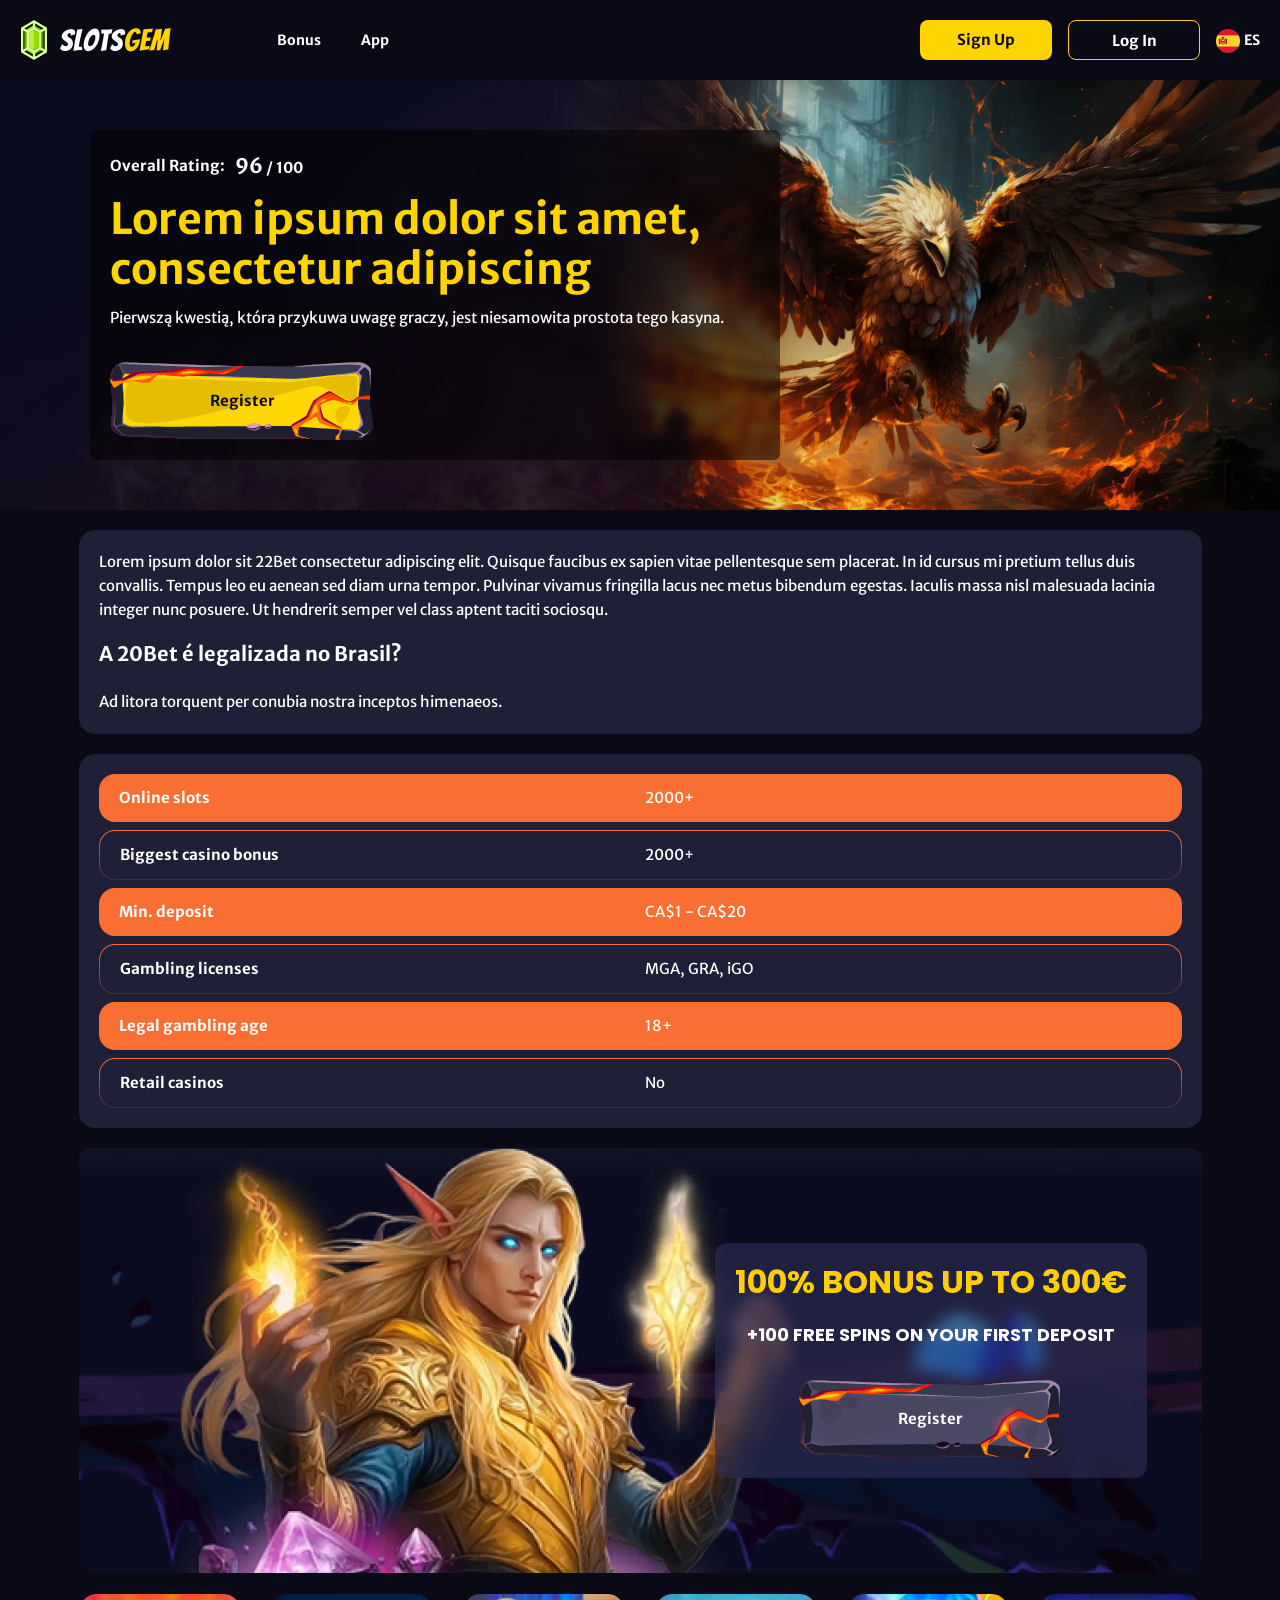
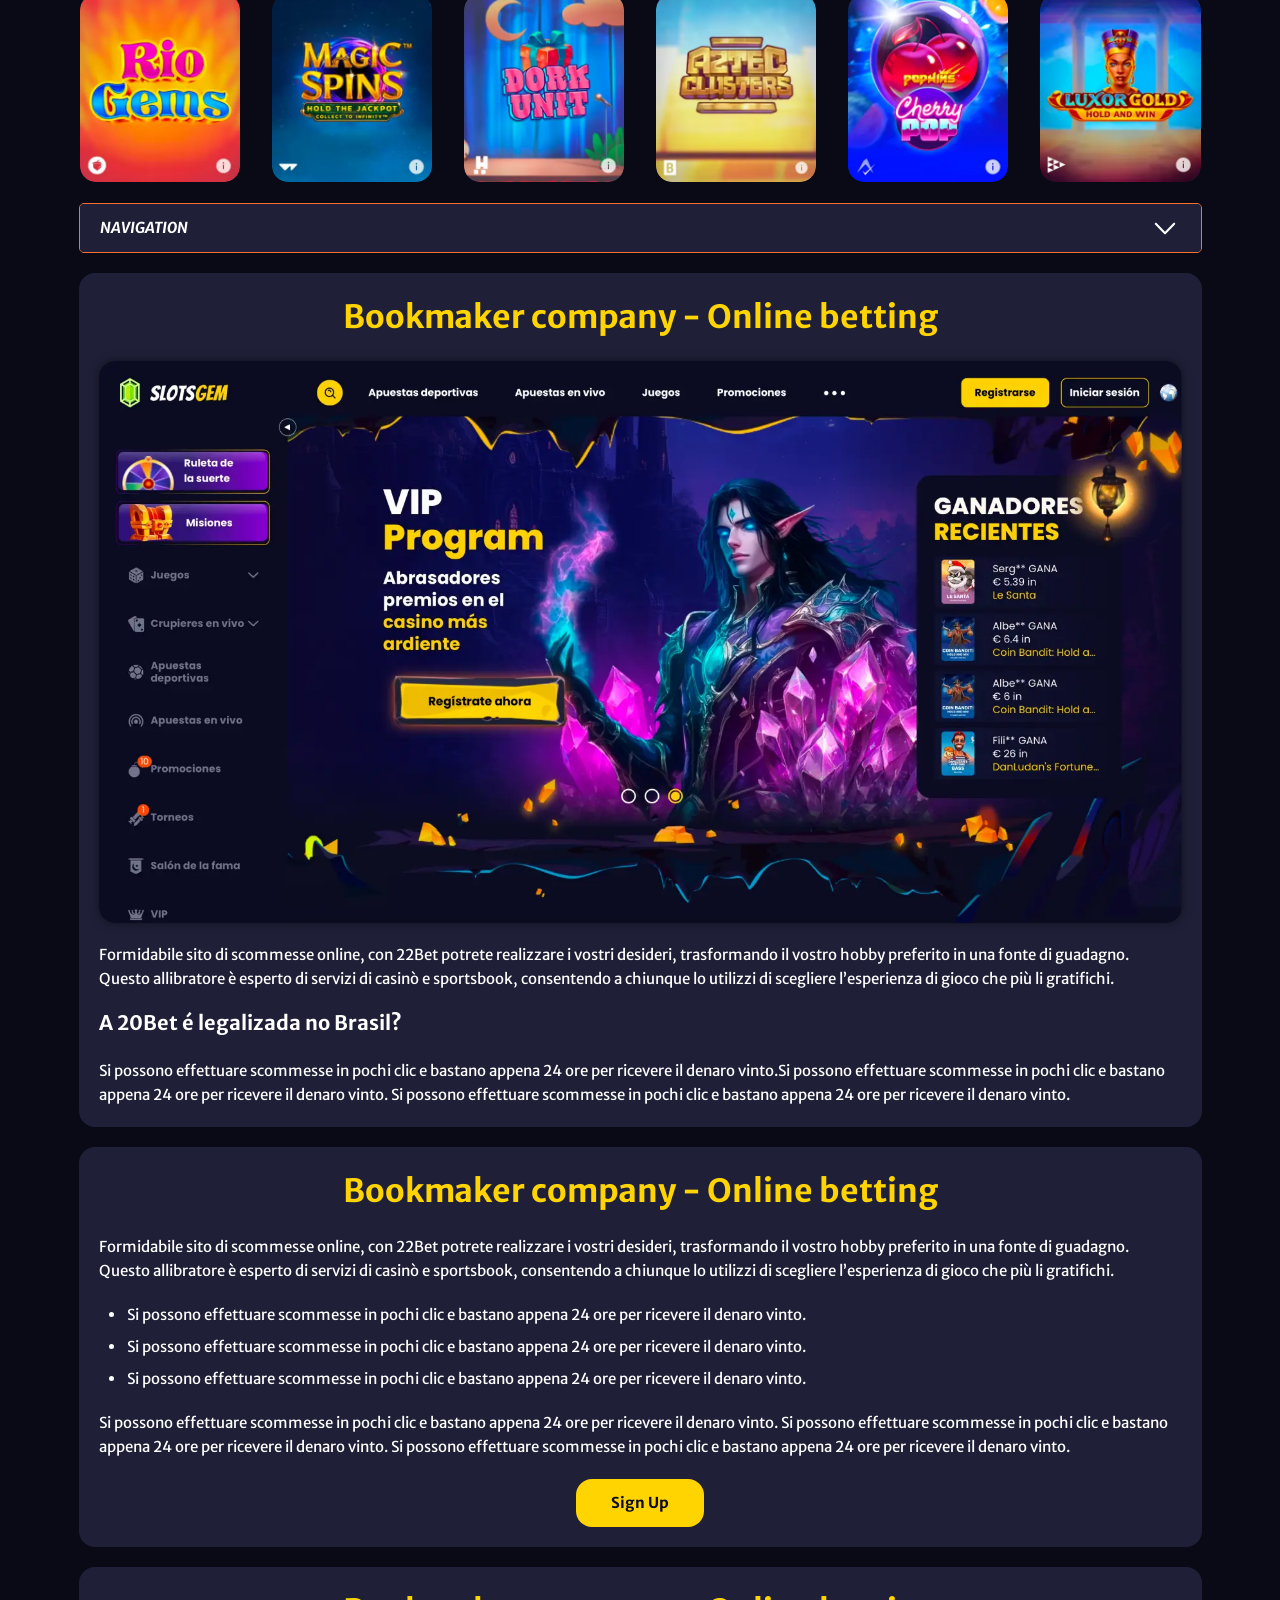
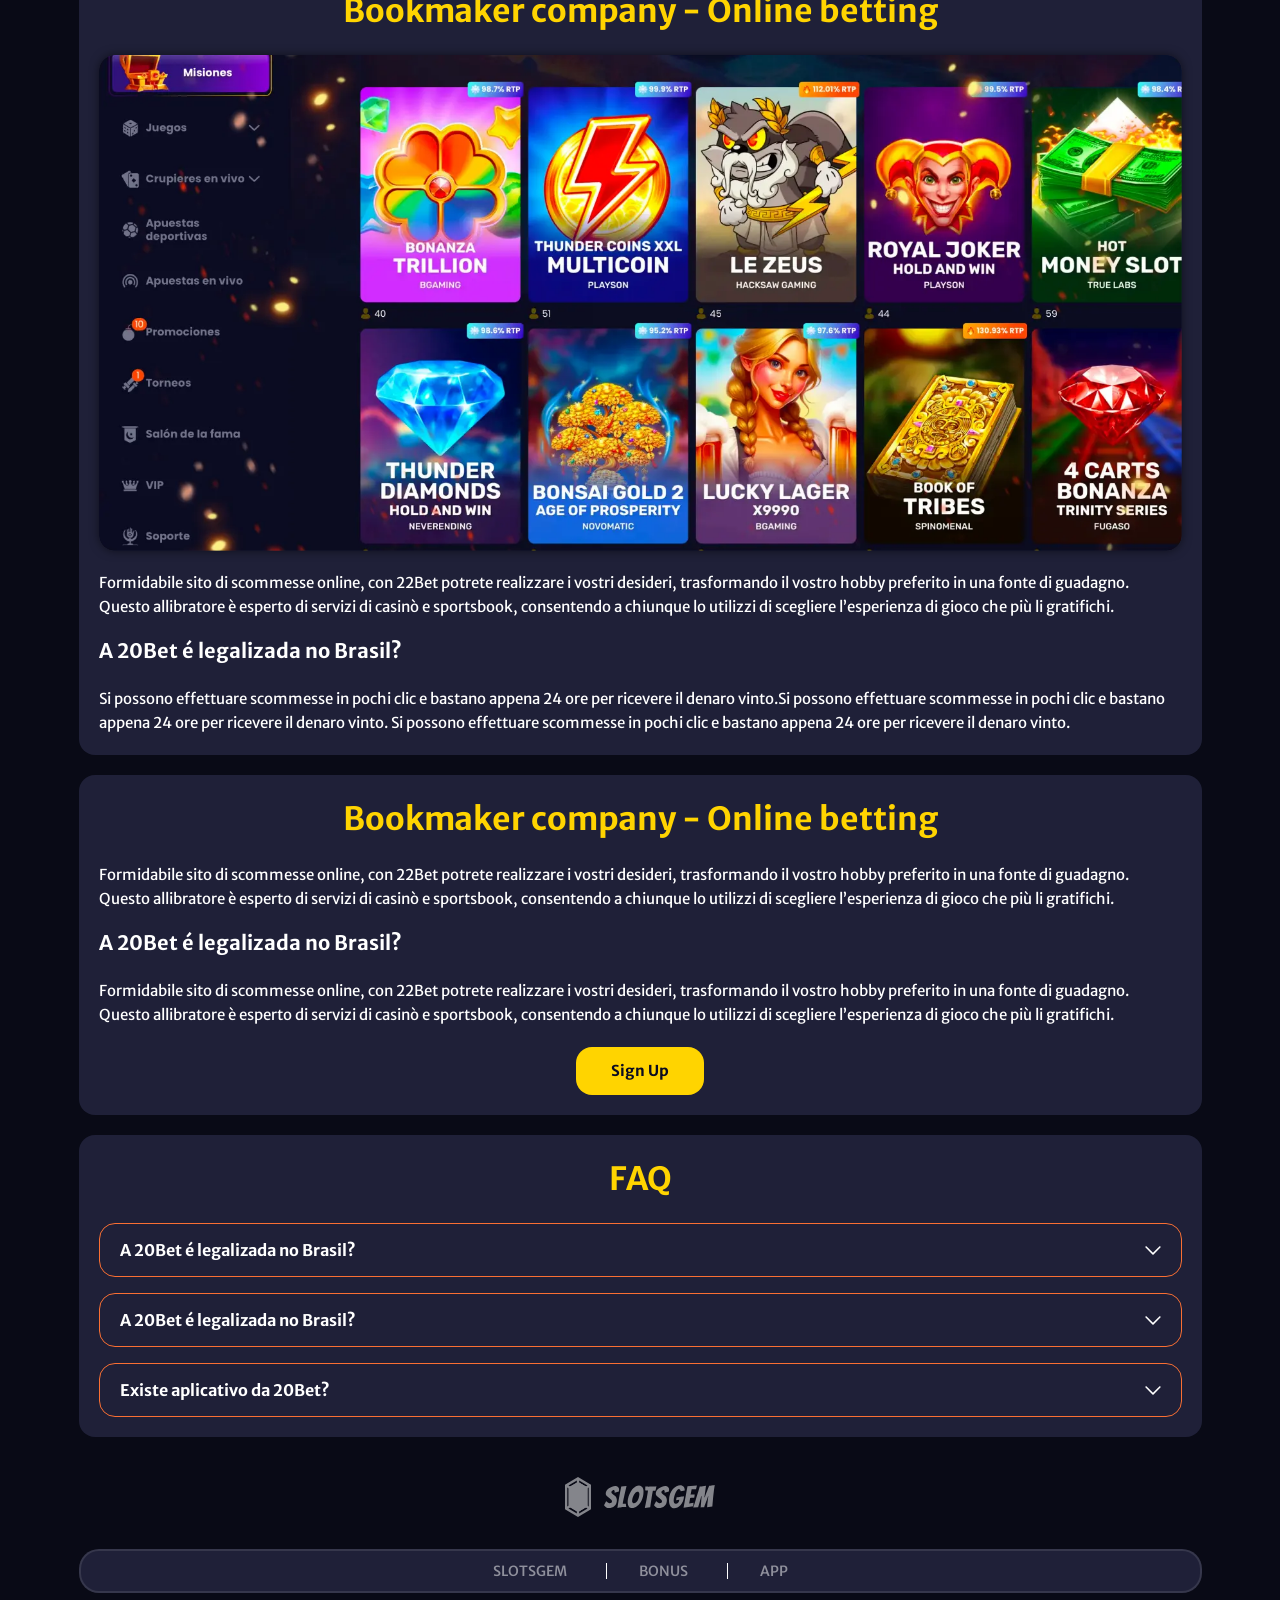
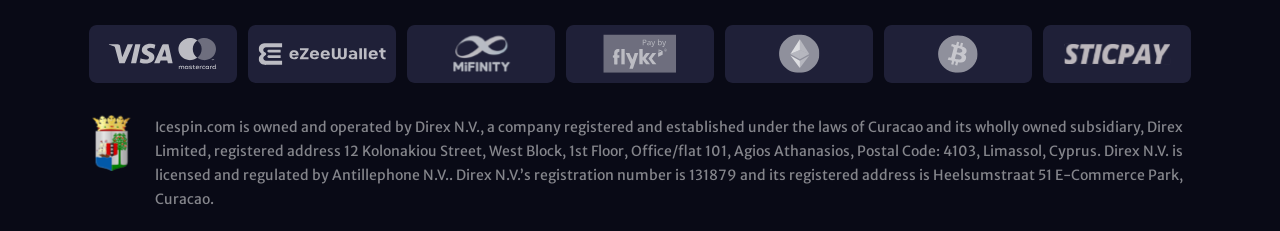
<file: index.html>
<!DOCTYPE html>
<html lang="en">
  <head>
    <meta charset="UTF-8" />
   
    <meta name="viewport" content="width=device-width, initial-scale=1.0" />
    <title>SlotsGem</title>
    <meta name="description" content />
    <meta property="og:site_name" content />
    <meta property="og:title" content />
    <meta property="og:type" content="website" />
    <meta property="og:url" content />
    <meta property="og:image" content />
    <meta property="og:image:alt" content />
    <meta property="og:locale" content="en" />
    <meta property="og:description" content />
    <link rel="preconnect" href="https://fonts.googleapis.com" />
    <link rel="preconnect" href="https://fonts.gstatic.com" crossorigin="anonymous" />
 <link href="https://fonts.googleapis.com/css2?family=Merriweather+Sans:wght@100;200;300;400;500;600;700;800;900&display=swap" rel="stylesheet"><link rel="stylesheet" href="./css/reset.css" />
      <link href="https://fonts.googleapis.com/css2?family=Poppins:wght@100;200;300;400;500;600;700;800;900&display=swap" rel="stylesheet">

 <link rel="stylesheet" href="./css/main.css" />
    <link rel="stylesheet" href="./css/media.css"/>
    <link rel="icon" href="./images/Group.svg" type="image/x-icon"/>
    <script
    src="https://code.jquery.com/jquery-3.6.1.min.js"
    integrity="sha256-o88AwQnZB+VDvE9tvIXrMQaPlFFSUTR+nldQm1LuPXQ="
    crossorigin="anonymous"
  ></script>
  </head>
  <body>
    <header class="header">
      <section class="content header__content">
        <a href="./index.html" class="logo header__logo"
          ><img src="./images/logo.png" alt="logo" title
        /></a>
        <button class="header__btn-menu" >
          <svg width="16px" height="16px" viewBox="0 0 16 16" xmlns="http://www.w3.org/2000/svg">
              <rect y="0" width="16" height="3" rx="1.5"></rect>
              <rect y="6.5" width="16" height="3" rx="1.5"></rect>
              <rect y="13" width="16" height="3" rx="1.5"></rect>
            </svg>
        </button>

          <nav class="menu header__menu">
            <ul class="header__menu-list">
                
              <li class="" >
            
                <a href="./bonus.html" >
                <span>Bonus</span>
              </a>
            
              </a>
            </li>
              <li>
                <a href="./app.html">
                 App
                </a>
              </li>
              
             
            </ul>
            <div class="header__button header__button-menu " >
              <a href="#" class="button  button__login-menu">Sign Up</a>
              <a href="#" class="button button__menu">Log In</a>
            </div>
           
          </nav>
            <a href="#" class="button button__login">Sign Up</a>
            <a href="#" class="button button__singup">Log In</a>
           
            <a href="#" class="header__flag">
                <span><img src="./images/flag.png" alt="flag" title /></span>
              <span>es</span>
              </a>
      </section>
    </header>
     <main class="main home main-page">
        <section class=" hero hero__page">
           
            <div class="background">
              <img src="./images/main/bg-main.webp" alt="hero" title />
              
            </div>
            <div class="hero__wrapper">
              <div class="hero__data">
                <div class="hero__rating" >
                  <p>Overall Rating:</p>
                 
                  <span >
                    <span >96</span>
                  <span>/</span> 
                  <span >100</span>
                  
                  </span>
                </div>
                <h1 class="title general hero__title">
               Lorem ipsum dolor sit amet, consectetur adipiscing 
                </h1>
                <p class="hero__text">Pierwszą kwestią, która przykuwa uwagę graczy, jest niesamowita prostota tego kasyna.</p>
                <a href="#" class="button  hero__button">Register</a>
               
              </div>
             
            </div>
          </section>
      <section class="main__wrap main__wrap-page">
       
       <section class="content__wrapper content__wrapper-page">

         
        
       
          <section class="content article article__content">
            <p>
             Lorem ipsum dolor sit 22Bet consectetur adipiscing elit. Quisque faucibus ex sapien vitae pellentesque sem placerat. In id cursus mi pretium tellus duis convallis. Tempus leo eu aenean sed diam urna tempor. Pulvinar vivamus fringilla lacus nec metus bibendum egestas. Iaculis massa nisl malesuada lacinia integer nunc posuere. Ut hendrerit semper vel class aptent taciti sociosqu.
            </p>
            <h2>A 20Bet é legalizada no Brasil?</h2>
            <p>
             Ad litora torquent per conubia nostra inceptos himenaeos.
            </p>
          </section>
      <section class="content features">
           
              <table class="features__table">
               <tbody class="features__group">
                 
                   <tr>
                   <td>Online slots</td>
                   <td>2000+</td>
                  </tr>
                  <tr>
                   <td>Biggest casino bonus</td>
                   <td>2000+</td>
                  </tr>
                  <tr>
                   <td>Min. deposit</td>
                   <td>CA$1 - CA$20</td>
                  </tr>
              
                     <tr>
                     <td>Gambling licenses</td>
                     <td>MGA, GRA, iGO</td>
                   </tr>
                   <tr>
                     <td>Legal gambling age</td>
                     <td>18+</td>
                   </tr>
                   <tr>
                     <td>Retail casinos</td>
                     <td>No</td>
                   </tr>
                
               </tbody>
             </table>
            
         
           </section>  

        
             
             <section class="content banner banner-main">
            <div class="background ">
              
              <img src="./images/main/banner-main.webp" alt="banner" title />
              
            </div>
            <div class="banner__info">
              
              <h2 class="title high banner__title-main">
                  
             100% BONUS UP TO 300€
              </h2>
            <p class="banner__subtitle">+100 free spins on your first deposit</p>
              <a href="#" class="button banner__button">Register</a>
            </div>
          </section>
          
           <section class="content casino">
           
              <ul class="casino__list ">
                <li class="casino__item">
                    <a href="#"><div class="casino__wrapper">
                      <img class="casino__img" src="./images/main/card-main1.webp" alt="" title>
                    <div class="casino__hover casino__hover-live">
                        
                        <div class="casino-box">
                            
                        <span  class="button  casino__buttons">play</span>
                        </div>
                    </div>
                    </div>
                    </a>
                </li>
                <li class="casino__item">
                  <a href="#"><div class="casino__wrapper">
                      <img class="casino__img" src="./images/main/card-main2.webp" alt="" title>
                    <div class="casino__hover casino__hover-live">
                        
                        <div class="casino-box">
                            
                        <span  class="button  casino__buttons">play</span>
                        </div>
                    </div>
                    </div>
                    </a>
              </li>
              <li class="casino__item">
              <a href="#"><div class="casino__wrapper">
                      <img class="casino__img" src="./images/main/card-main3.webp" alt="" title>
                    <div class="casino__hover casino__hover-live">
                        
                        <div class="casino-box">
                            
                        <span  class="button  casino__buttons">play</span>
                        </div>
                    </div>
                    </div>
                    </a>
            </li>
             <li class="casino__item">
                <a href="#"><div class="casino__wrapper">
                      <img class="casino__img" src="./images/main/card-main4.webp" alt="" title>
                    <div class="casino__hover casino__hover-live">
                        
                        <div class="casino-box">
                            
                        <span  class="button  casino__buttons">play</span>
                        </div>
                    </div>
                    </div>
                    </a>
            </li>
             <li class="casino__item">
                <a href="#"><div class="casino__wrapper">
                      <img class="casino__img" src="./images/main/card-main5.webp" alt="" title>
                    <div class="casino__hover casino__hover-live">
                        
                        <div class="casino-box">
                            
                        <span  class="button  casino__buttons">play</span>
                        </div>
                    </div>
                    </div>
                    </a>
            </li>
             <li class="casino__item">
                <a href="#"><div class="casino__wrapper">
                      <img class="casino__img" src="./images/main/card-main6.webp" alt="" title>
                    <div class="casino__hover casino__hover-live">
                        
                        <div class="casino-box">
                            
                        <span  class="button  casino__buttons">play</span>
                        </div>
                    </div>
                    </div>
                    </a>
            </li>
        

              </ul>
         </section>
              <section class="content menu-review__content">
              

            
                <div class="menu__review-desk menu__review-content">Navigation</div>
                <ul class="menu__review menu__review-list">
                  <li><a href="#">Lorem ipsum dolor sit</a></li>
                    <li><a href="#">Amet consectetur adipiscing</a></li>
                      <li><a href="#">Quisque faucibus ex sapien vitae</a></li>
                        <li><a href="#">Ut hendrerit sempero</a></li>
                          <li><a href="#">Pulvinar vivamus fringilla</a></li>
                           <li><a href="#">Ad litora torquent per conubia</a></li>
                         
                          
                </ul>
             
          
          </section>
          
          <section class="content article">
            <h2 class="title high article__title">Bookmaker company - Online betting</h2>
             <div class="images">
              <img src="./images/main/image1-main.webp" alt="banner" title />
            </div>
            <p>
             Formidabile sito di scommesse online, con 22Bet potrete realizzare i vostri desideri, trasformando il vostro hobby preferito in una fonte di guadagno. Questo allibratore è esperto di servizi di casinò e sportsbook, consentendo a chiunque lo utilizzi di scegliere l’esperienza di gioco che più li gratifichi.
            </p>
            <h3>A 20Bet é legalizada no Brasil?</h3>
            <p>
             Si possono effettuare scommesse in pochi clic e bastano appena 24 ore per ricevere il denaro vinto.Si possono effettuare scommesse in pochi clic e bastano appena 24 ore per ricevere il denaro vinto. Si possono effettuare scommesse in pochi clic e bastano appena 24 ore per ricevere il denaro vinto.
            </p>
          </section>
           <section class="content article">
            <h2 class="title high article__title">Bookmaker company - Online betting</h2>
            
            <p>
             Formidabile sito di scommesse online, con 22Bet potrete realizzare i vostri desideri, trasformando il vostro hobby preferito in una fonte di guadagno. Questo allibratore è esperto di servizi di casinò e sportsbook, consentendo a chiunque lo utilizzi di scegliere l’esperienza di gioco che più li gratifichi.
            </p>
           
           <ul>
              <li>Si possono effettuare scommesse in pochi clic e bastano appena 24 ore per ricevere il denaro vinto.</li>
              <li>Si possono effettuare scommesse in pochi clic e bastano appena 24 ore per ricevere il denaro vinto.</li>
              <li>Si possono effettuare scommesse in pochi clic e bastano appena 24 ore per ricevere il denaro vinto.</li>
            </ul>
            <p>Si possono effettuare scommesse in pochi clic e bastano appena 24 ore per ricevere il denaro vinto. Si possono effettuare scommesse in pochi clic e bastano appena 24 ore per ricevere il denaro vinto. Si possono effettuare scommesse in pochi clic e bastano appena 24 ore per ricevere il denaro vinto.</p>
         <a href="#" class="button">Sign Up</a>
          </section>
           <section class="content article">
            <h2 class="title high article__title">Bookmaker company - Online betting</h2>
             <div class="images">
              <img src="./images/main/image2-main.webp" alt="banner" title />
            </div>
            <p>
             Formidabile sito di scommesse online, con 22Bet potrete realizzare i vostri desideri, trasformando il vostro hobby preferito in una fonte di guadagno. Questo allibratore è esperto di servizi di casinò e sportsbook, consentendo a chiunque lo utilizzi di scegliere l’esperienza di gioco che più li gratifichi.
            </p>
             <h3>A 20Bet é legalizada no Brasil?</h3>
            <p>
             Si possono effettuare scommesse in pochi clic e bastano appena 24 ore per ricevere il denaro vinto.Si possono effettuare scommesse in pochi clic e bastano appena 24 ore per ricevere il denaro vinto. Si possono effettuare scommesse in pochi clic e bastano appena 24 ore per ricevere il denaro vinto.
            </p>
             </section>
           <section class="content article">
            <h2 class="title high article__title">Bookmaker company - Online betting</h2>
            <p>Formidabile sito di scommesse online, con 22Bet potrete realizzare i vostri desideri, trasformando il vostro hobby preferito in una fonte di guadagno. Questo allibratore è esperto di servizi di casinò e sportsbook, consentendo a chiunque lo utilizzi di scegliere l’esperienza di gioco che più li gratifichi.</p>
            <h3>A 20Bet é legalizada no Brasil?</h3>
            <p>Formidabile sito di scommesse online, con 22Bet potrete realizzare i vostri desideri, trasformando il vostro hobby preferito in una fonte di guadagno. Questo allibratore è esperto di servizi di casinò e sportsbook, consentendo a chiunque lo utilizzi di scegliere l’esperienza di gioco che più li gratifichi.</p>
           <a href="#" class="button">Sign Up</a>
          </section>

          <section class="content faq">
            <h2 class="title high faq__title">FAQ</h2>
            <ol class="faq__list " >
              <li class="faq__item"  >
                <h3 class="title medium faq__subtitle js-button-expander js-button-expander--faq"  >A 20Bet é legalizada no Brasil?
                 </h3>
                <div  class="faq__answer js-expand-content js-expand-content--faq" >
                  <p  >
                    Sim, a casa de apostas tem licença emitida por Curaçao, que é reconhecida no Brasil e a permite atuar por aqui.
                  </p>
                </div>
              </li>
              <li class="faq__item"  >
                <h3 class="title medium faq__subtitle js-button-expander js-button-expander--faq"  >A 20Bet é legalizada no Brasil?</h3>
                <div class="faq__answer js-expand-content js-expand-content--faq" >
                  <p  >
                    Sim, a casa de apostas tem licença emitida por Curaçao, que é reconhecida no Brasil e a permite atuar por aqui.
                  </p>
                </div>
              </li> 
              <li class="faq__item"  >
                <h3 class="title medium faq__subtitle js-button-expander js-button-expander--faq"  >Existe aplicativo da 20Bet?</h3>
                <div class="faq__answer js-expand-content js-expand-content--faq" >
                  <p  >
                   Sim, disponível para sistemas operacionais iOS e Android.
                  </p>
                </div>
              </li> 
             
            </ol>
          </section>
          
        </section> 
      
        <div class=""  onclick="scrollToTop()">
          <button class="main__arrow" id="scrollToTopBtn"></button>
        </div> 
        
      </section>
    </main> 
   <footer class="footer">
      <section class="content footer__content">
        <a href="#" class="logo footer__logo"
          ><img src="./images/footer-logo.svg" alt="logo" title
        /></a>
        <ul class="footer__menu">
              <li><a href="/">SLOTSGEM</a></li>
          <li><a href="./bonus.html">BONUS</a></li>
          <li><a href="./app.html">app</a></li>
          
        </ul>
        <ul class="footer__cards">
          <li>
            <a href="#"><img src="./images/footer-img1.svg" alt="cards" title /></a>
          </li>
          <li>
            <a href="#"><img src="./images/footer-img2.svg" alt="cards" title /></a>
          </li>
          <li>
            <a href="#"
              ><img src="./images/footer-img3.svg" alt="cards" title
            /></a>
          </li>
          <li>
            <a href="#"><img src="./images/footer-img4.svg" alt="cards" title /></a>
          </li>
          <li>
            <a href="#"><img src="./images/footer-img5.svg" alt="cards" title /></a>
          </li>
          <li>
            <a href="#"><img src="./images/footer-img6.svg" alt="cards" title /></a>
          </li>
          <li>
            <a href="#"><img src="./images/footer-img7.svg" alt="cards" title /></a>
          </li>
        </ul>
        <div class="footer__wrap">
          <img src="./images/footer-img.svg" alt="logo" title />
          <p>
            Icespin.com is owned and operated by Direx N.V., a company
            registered and established under the laws of Curacao and its wholly
            owned subsidiary, Direx Limited, registered address 12 Kolonakiou
            Street, West Block, 1st Floor, Office/flat 101, Agios Athanasios,
            Postal Code: 4103, Limassol, Cyprus. Direx N.V. is licensed and
            regulated by Antillephone N.V.. Direx N.V.’s registration number is
            131879 and its registered address is Heelsumstraat 51 E-Commerce
            Park, Curacao.
          </p>
        </div>
      </section>
    </footer>
    <script src="./js/arrowUp.js" defer></script>
    <script src="./js/sidebar.js" defer></script>
    <script src="./js/expander.js" defer></script>
    <script src="./js/mobile-menu.js" defer></script>
    <!-- <script src="./js/clock.js" defer></script> -->
  </body>
</html>
</file>
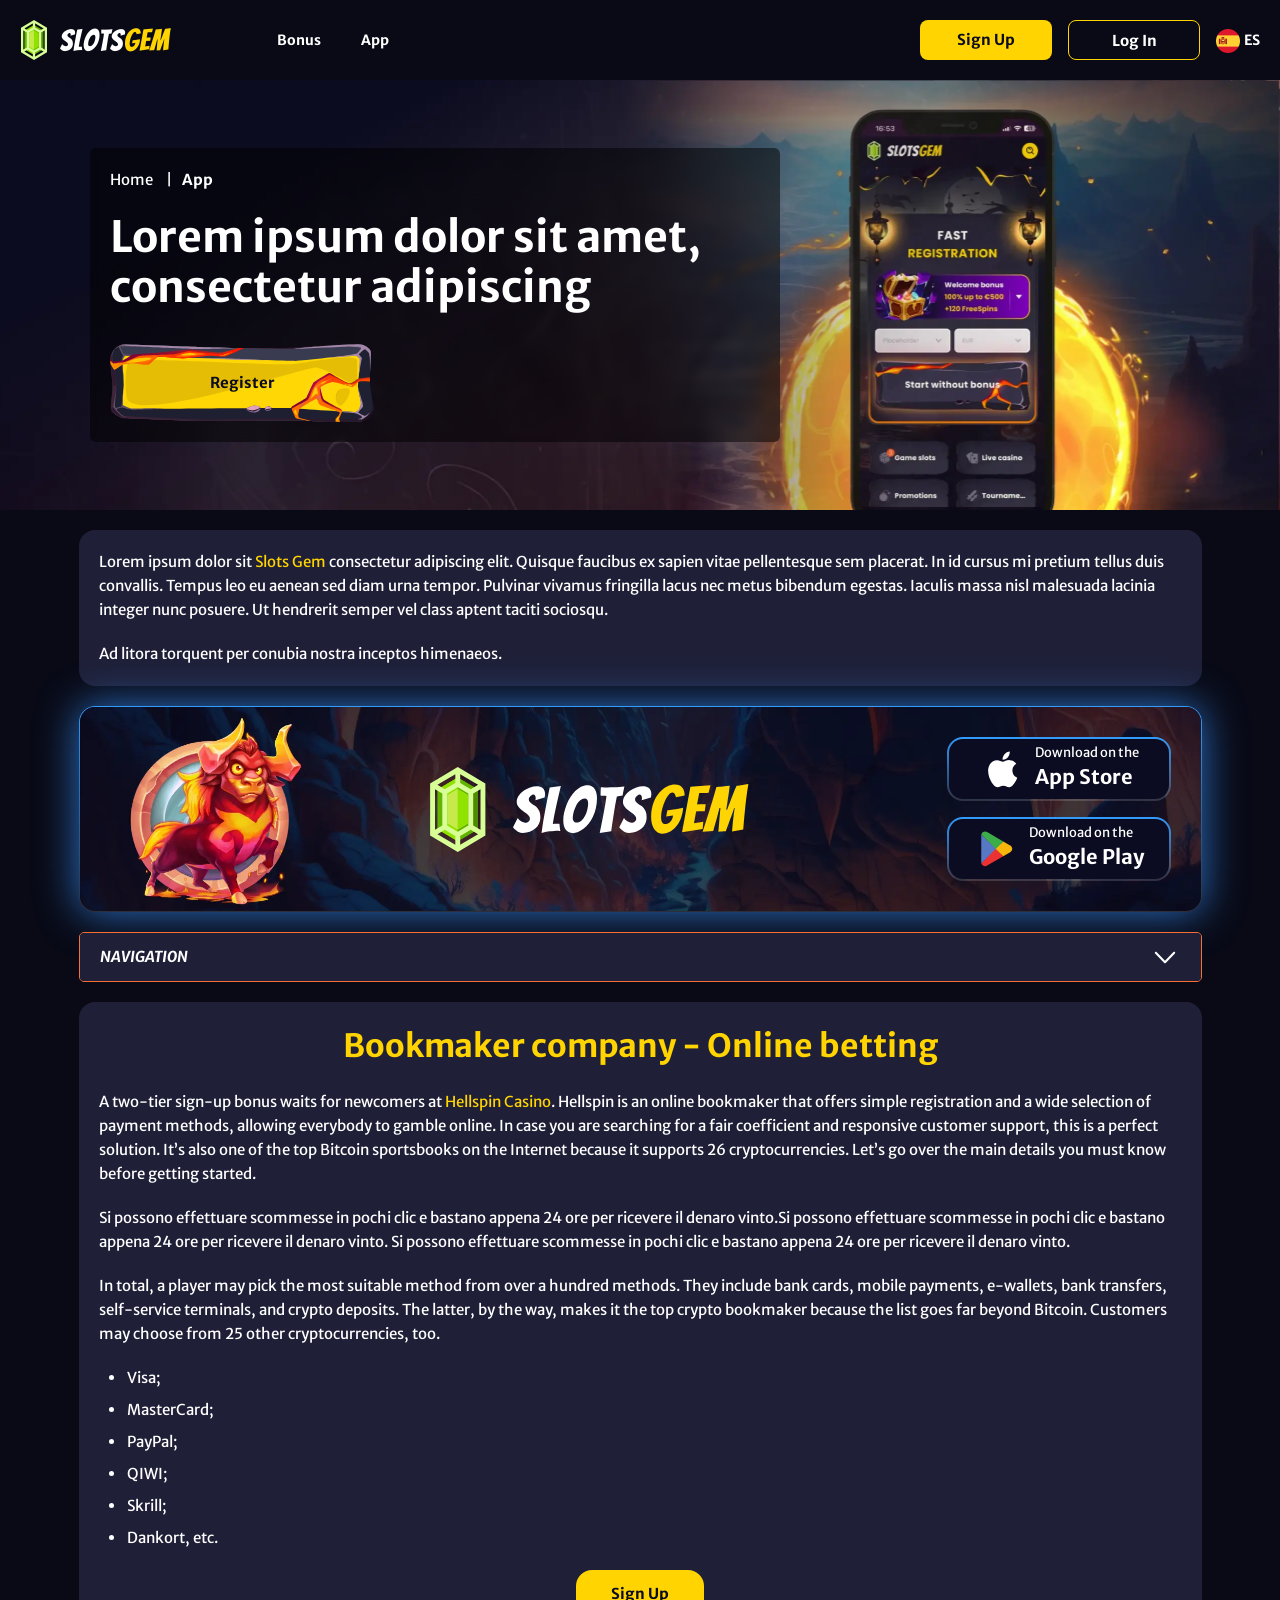
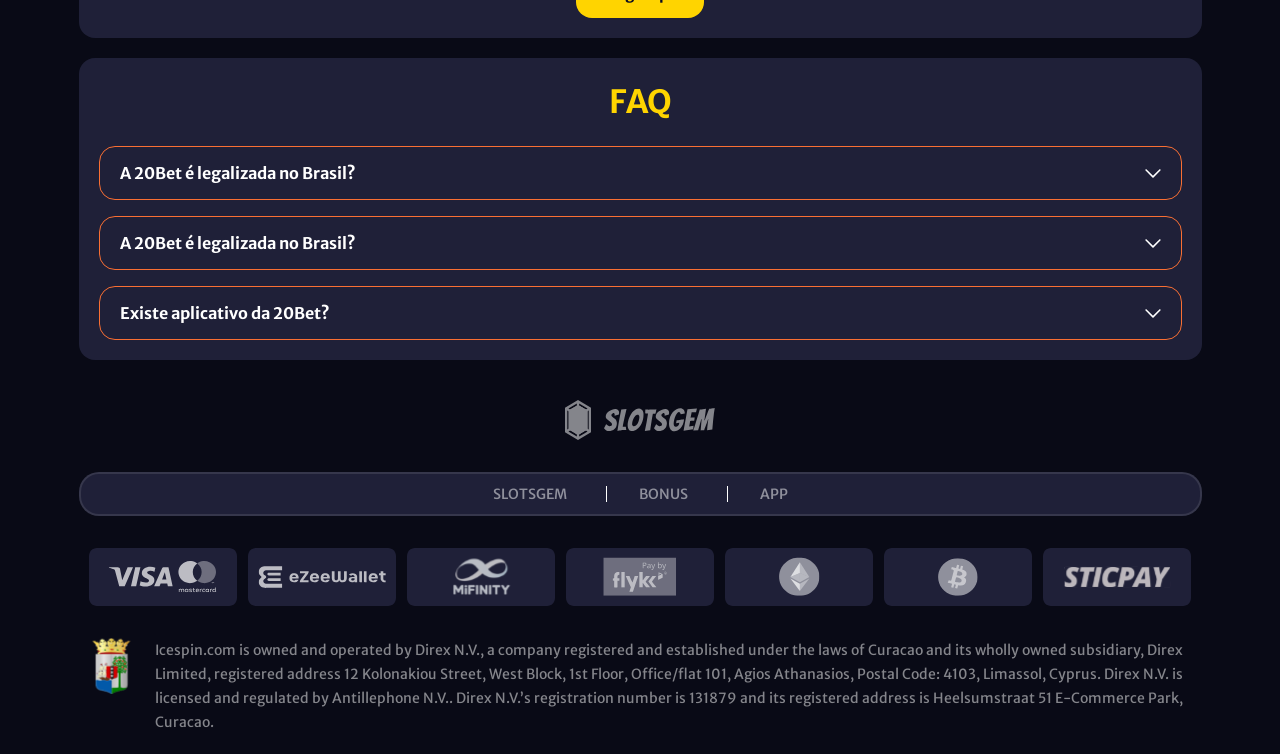
<file: app.html>
<!DOCTYPE html>
<html lang="en">
  <head>
    <meta charset="UTF-8" />
   
    <meta name="viewport" content="width=device-width, initial-scale=1.0" />
    <title>SlotsGem</title>
    <meta name="description" content />
    <meta property="og:site_name" content />
    <meta property="og:title" content />
    <meta property="og:type" content="website" />
    <meta property="og:url" content />
    <meta property="og:image" content />
    <meta property="og:image:alt" content />
    <meta property="og:locale" content="en" />
    <meta property="og:description" content />
    <link rel="preconnect" href="https://fonts.googleapis.com" />
    <link rel="preconnect" href="https://fonts.gstatic.com" crossorigin="anonymous" />
 <link href="https://fonts.googleapis.com/css2?family=Merriweather+Sans:wght@100;200;300;400;500;600;700;800;900&display=swap" rel="stylesheet">
    <link href="https://fonts.googleapis.com/css2?family=Poppins:wght@100;200;300;400;500;600;700;800;900&display=swap" rel="stylesheet">

 <link rel="stylesheet" href="./css/reset.css" />
    <link rel="stylesheet" href="./css/main.css" />
    <link rel="stylesheet" href="./css/media.css"/>
    <link rel="icon" href="./images/Group.svg" type="image/x-icon"/>
    <script
    src="https://code.jquery.com/jquery-3.6.1.min.js"
    integrity="sha256-o88AwQnZB+VDvE9tvIXrMQaPlFFSUTR+nldQm1LuPXQ="
    crossorigin="anonymous"
  ></script>
  </head>
  <body>
    <header class="header">
      <section class="content header__content">
        <a href="./index.html" class="logo header__logo"
          ><img src="./images/logo.png" alt="logo" title
        /></a>
        <button class="header__btn-menu" >
          <svg width="16px" height="16px" viewBox="0 0 16 16" xmlns="http://www.w3.org/2000/svg">
              <rect y="0" width="16" height="3" rx="1.5"></rect>
              <rect y="6.5" width="16" height="3" rx="1.5"></rect>
              <rect y="13" width="16" height="3" rx="1.5"></rect>
            </svg>
        </button>

          <nav class="menu header__menu">
           <ul class="header__menu-list">
                
              <li class="" >
            
                <a href="./bonus.html" >
                <span>Bonus</span>
              </a>
            
              </a>
            </li>
              <li>
                <a href="./app.html">
                 App
                </a>
              </li>
              
             
            </ul>
            <div class="header__button header__button-menu " >
              <a href="#" class="button  button__login-menu">Sign Up</a>
              <a href="#" class="button button__menu">Log In</a>
            </div>
           
          </nav>
            <a href="#" class="button button__login">Sign Up</a>
            <a href="#" class="button button__singup">Log In</a>
           
            <a href="#" class="header__flag">
                <span><img src="./images/flag.png" alt="flag" title /></span>
                <span>es</span>
              </a>
      </section>
    </header>
     <main class="main home main-page">
        <section class=" hero hero__page">
           
            <div class="background background-pageApp">
              <img src="./images/app/bg-app.webp" alt="hero" title />
              
            </div>
            <div class="hero__wrapper hero__wrapper-page">
              <div class="hero__data hero__data-bonus">
                <ul
                class="breadcrumbs "
                
              >
                <li
                  
                >
                  <a href="#" >
                    <span >Home</span></a
                  >
                 
                </li>
                <li
                  
                >
                  <a href="/" > <span >App</span></a>
                 
                </li>
              </ul>
                <h1 class="title general hero__title hero__titlePage">
                  Lorem ipsum dolor sit amet, consectetur adipiscing 
                </h1>
                 <a href="#" class="button  hero__button">Register</a>
               
              </div>
             
            </div>
          </section>
      <section class="main__wrap main__wrap-page">
       
       <section class="content__wrapper content__wrapper-page">
 <section class="content article">
            <p>
             Lorem ipsum dolor sit <a href="#">Slots Gem</a> consectetur adipiscing elit. Quisque faucibus ex sapien vitae pellentesque sem placerat. In id cursus mi pretium tellus duis convallis. Tempus leo eu aenean sed diam urna tempor. Pulvinar vivamus fringilla lacus nec metus bibendum egestas. Iaculis massa nisl malesuada lacinia integer nunc posuere. Ut hendrerit semper vel class aptent taciti sociosqu.
            </p>
            <p>
             Ad litora torquent per conubia nostra inceptos himenaeos.
            </p>
          </section>
        
            <section class="content banner banner__app">
          <div class="background banner__background-app">
            <img src="./images/app/banner-app.webp" alt="banner" title />
          </div>
          <div class="banner__content-app">
            <div class="button__wrap-app">
              <a href="#" class="banner__btn banner__btn-app"
                ><img src="./images/app/apple.svg" alt="" title><div>
                  Download on the </br> <span>App Store</span>
                </div>
              </a>
              <a href="#" class="banner__btn banner__btn-google"
                ><img src="./images/app/google.svg" alt="" title><div>Download on the </br> <span>Google Play</span></div></a
              >
            </div>
            <a href="#" class="logo banner__logo"
              ><img src="./images/app/logo-app.svg" alt="logo" title=""
            /></a>
          </div>
        </section>
         <section class="content menu-review__content">
              

            
                <div class="menu__review-desk menu__review-content">Navigation</div>
                <ul class="menu__review menu__review-list">
                  <li><a href="#">Lorem ipsum dolor sit</a></li>
                    <li><a href="#">Amet consectetur adipiscing</a></li>
                      <li><a href="#">Quisque faucibus ex sapien vitae</a></li>
                        <li><a href="#">Ut hendrerit sempero</a></li>
                          <li><a href="#">Pulvinar vivamus fringilla</a></li>
                           <li><a href="#">Ad litora torquent per conubia</a></li>
                         
                          
                </ul>
             
          
          </section>
          
            <section class="content article">
            <h2 class="title high article__title">Bookmaker company - Online betting</h2>
            
            <p>
           A two-tier sign-up bonus waits for newcomers at <a href="#">Hellspin Casino</a>. Hellspin is an online bookmaker that offers simple registration and a wide selection of payment methods, allowing everybody to gamble online. In case you are searching for a fair coefficient and responsive customer support, this is a perfect solution. It’s also one of the top Bitcoin sportsbooks on the Internet because it supports 26 cryptocurrencies. Let’s go over the main details you must know before getting started.   </p>
            <p>
             Si possono effettuare scommesse in pochi clic e bastano appena 24 ore per ricevere il denaro vinto.Si possono effettuare scommesse in pochi clic e bastano appena 24 ore per ricevere il denaro vinto. Si possono effettuare scommesse in pochi clic e bastano appena 24 ore per ricevere il denaro vinto.
            </p>
            <p>In total, a player may pick the most suitable method from over a hundred methods. They include bank cards, mobile payments, e-wallets, bank transfers, self-service terminals, and crypto deposits. The latter, by the way, makes it the top crypto bookmaker because the list goes far beyond Bitcoin. Customers may choose from 25 other cryptocurrencies, too.</p>
           <ul>
            <li>Visa;</li>
            <li>MasterCard;</li>
            <li>PayPal;</li>
            <li>QIWI;</li>
            <li>Skrill;</li>
            <li>Dankort, etc.</li>
               </ul>
                <a href="#" class="button">Sign Up</a>
            </section>
           

          <section class="content faq">
            <h2 class="title high faq__title">FAQ</h2>
            <ul class="faq__list " >
              <li class="faq__item"  >
                <h3 class="title medium faq__subtitle js-button-expander js-button-expander--faq"  >A 20Bet é legalizada no Brasil?
                 </h3>
                <div  class="faq__answer js-expand-content js-expand-content--faq" >
                  <p  >
                    Sim, a casa de apostas tem licença emitida por Curaçao, que é reconhecida no Brasil e a permite atuar por aqui.
                  </p>
                </div>
              </li>
              <li class="faq__item"  >
                <h3 class="title medium faq__subtitle js-button-expander js-button-expander--faq"  >A 20Bet é legalizada no Brasil?</h3>
                <div class="faq__answer js-expand-content js-expand-content--faq" >
                  <p  >
                    Sim, a casa de apostas tem licença emitida por Curaçao, que é reconhecida no Brasil e a permite atuar por aqui.
                  </p>
                </div>
              </li> 
              <li class="faq__item"  >
                <h3 class="title medium faq__subtitle js-button-expander js-button-expander--faq"  >Existe aplicativo da 20Bet?</h3>
                <div class="faq__answer js-expand-content js-expand-content--faq" >
                  <p  >
                   Sim, disponível para sistemas operacionais iOS e Android.
                  </p>
                </div>
              </li> 
             
            </ul>
          </section>
          
        </section> 
      
        <div class=""  onclick="scrollToTop()">
          <button class="main__arrow" id="scrollToTopBtn"></button>
        </div> 
        
      </section>
    </main> 
<footer class="footer">
      <section class="content footer__content">
        <a href="#" class="logo footer__logo"
          ><img src="./images/footer-logo.svg" alt="logo" title
        /></a>
        <ul class="footer__menu">
             <li><a href="/">SLOTSGEM</a></li>
          <li><a href="./bonus.html">BONUS</a></li>
          <li><a href="./app.html">app</a></li>
          
        </ul>
        <ul class="footer__cards">
          <li>
            <a href="#"><img src="./images/footer-img1.svg" alt="cards" title /></a>
          </li>
          <li>
            <a href="#"><img src="./images/footer-img2.svg" alt="cards" title /></a>
          </li>
          <li>
            <a href="#"
              ><img src="./images/footer-img3.svg" alt="cards" title
            /></a>
          </li>
          <li>
            <a href="#"><img src="./images/footer-img4.svg" alt="cards" title /></a>
          </li>
          <li>
            <a href="#"><img src="./images/footer-img5.svg" alt="cards" title /></a>
          </li>
          <li>
            <a href="#"><img src="./images/footer-img6.svg" alt="cards" title /></a>
          </li>
          <li>
            <a href="#"><img src="./images/footer-img7.svg" alt="cards" title /></a>
          </li>
        </ul>
        <div class="footer__wrap">
          <img src="./images/footer-img.svg" alt="logo" title />
          <p>
            Icespin.com is owned and operated by Direx N.V., a company
            registered and established under the laws of Curacao and its wholly
            owned subsidiary, Direx Limited, registered address 12 Kolonakiou
            Street, West Block, 1st Floor, Office/flat 101, Agios Athanasios,
            Postal Code: 4103, Limassol, Cyprus. Direx N.V. is licensed and
            regulated by Antillephone N.V.. Direx N.V.’s registration number is
            131879 and its registered address is Heelsumstraat 51 E-Commerce
            Park, Curacao.
          </p>
        </div>
      </section>
    </footer>
    <script src="./js/arrowUp.js" defer></script>
    <script src="./js/sidebar.js" defer></script>
    <script src="./js/expander.js" defer></script>
    <script src="./js/mobile-menu.js" defer></script>
    <!-- <script src="./js/clock.js" defer></script> -->
  </body>
</html>
</file>
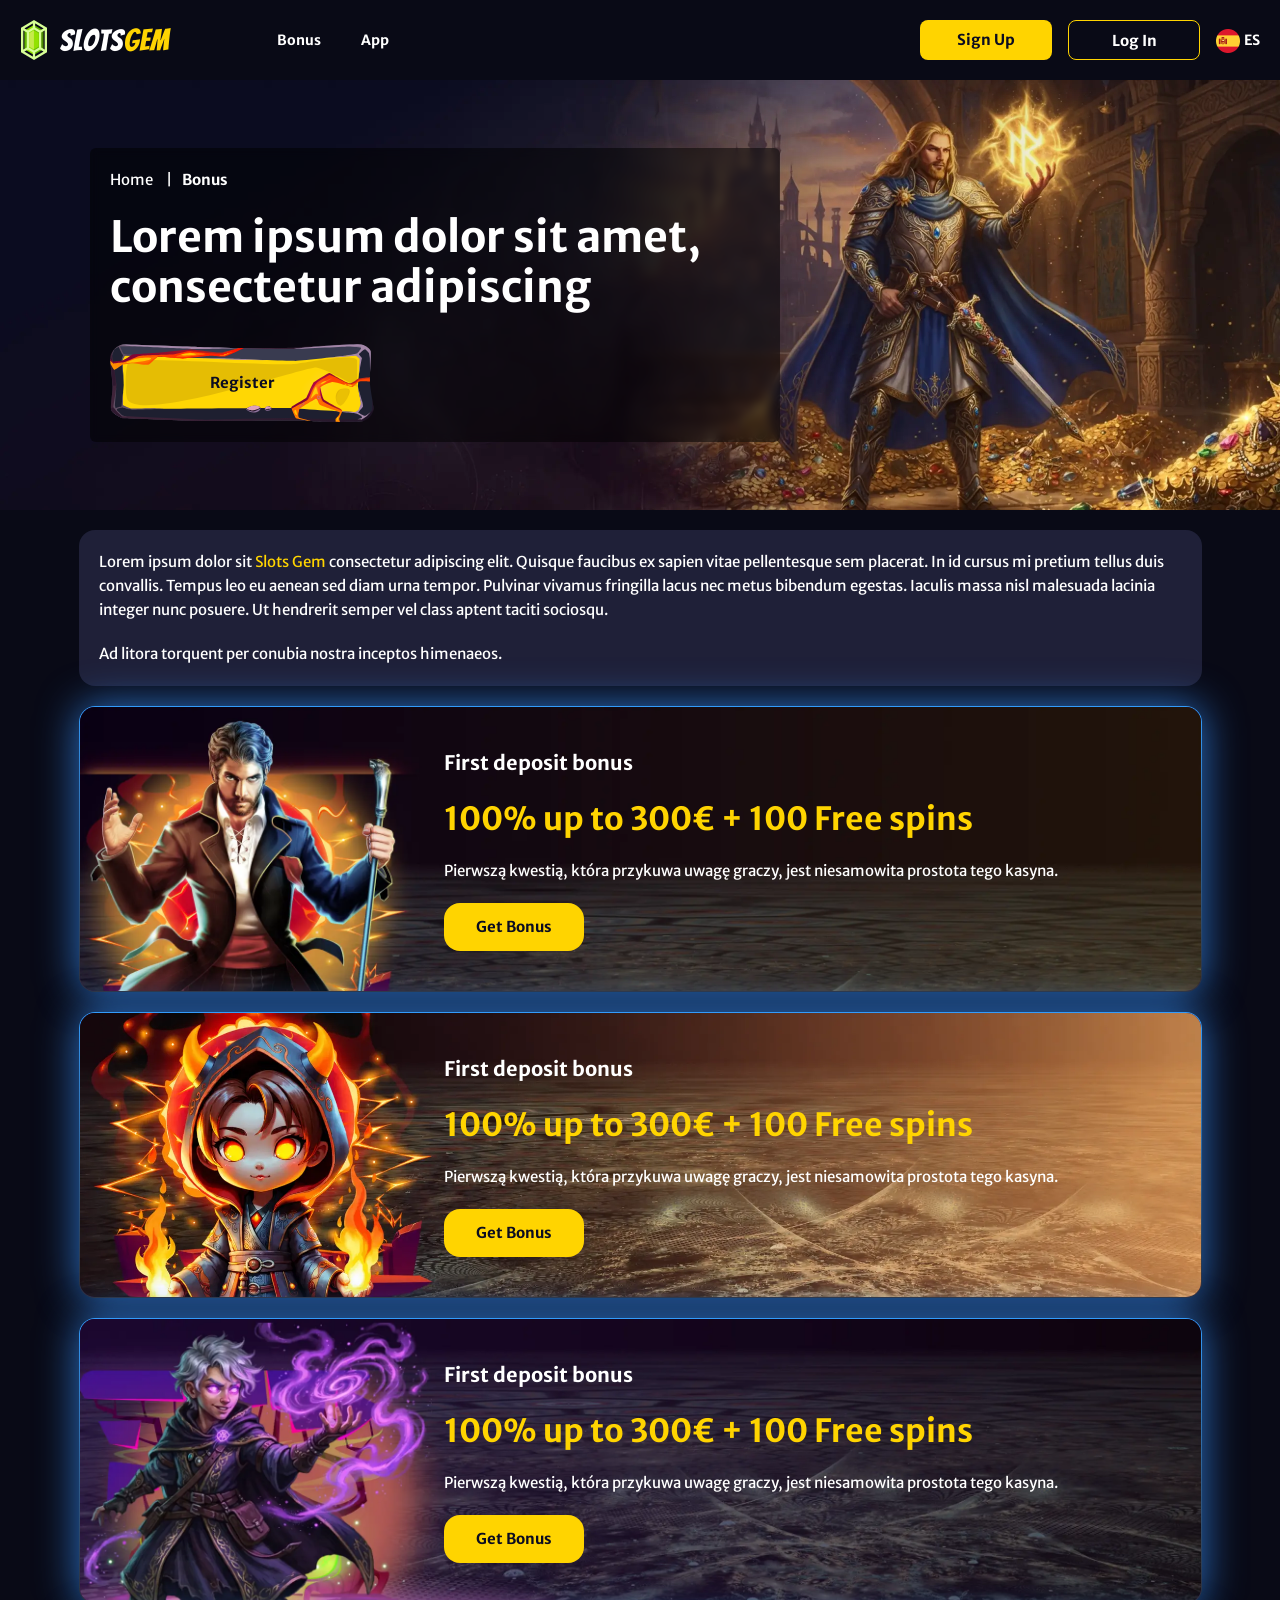
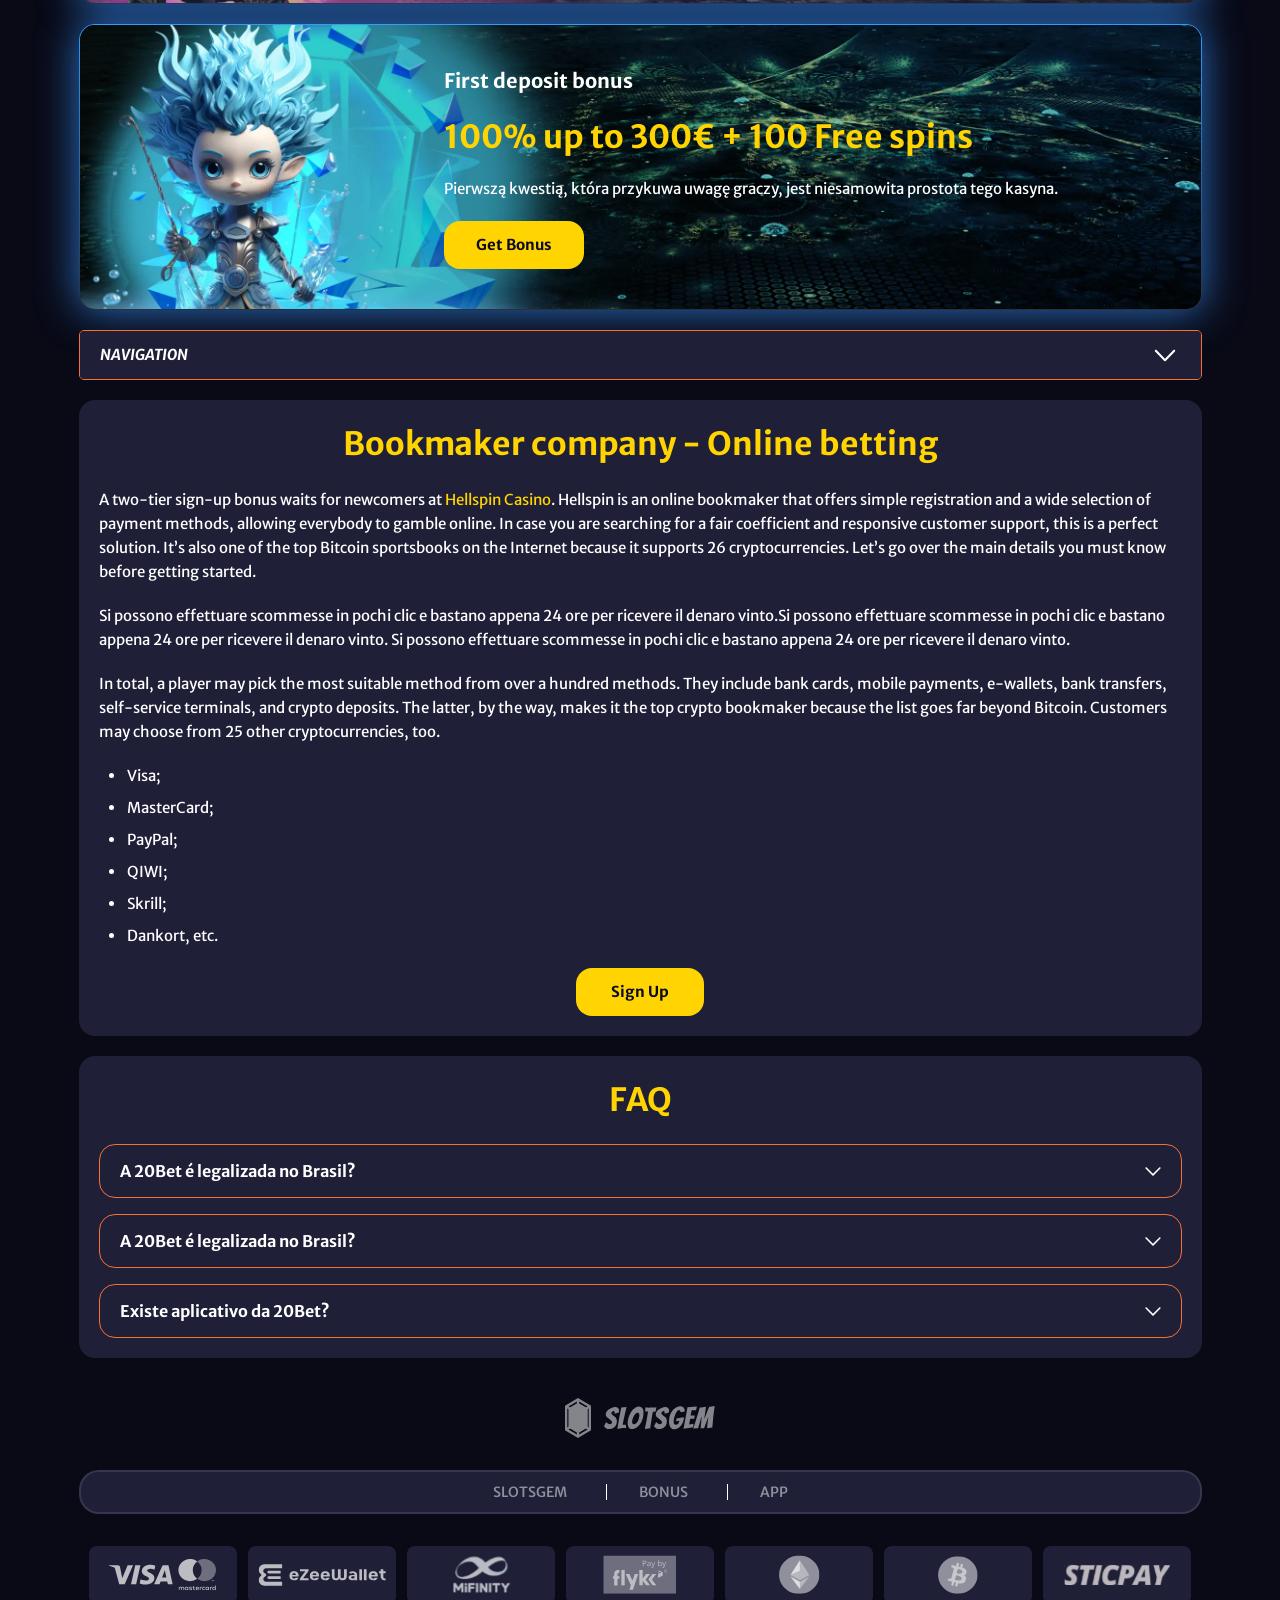
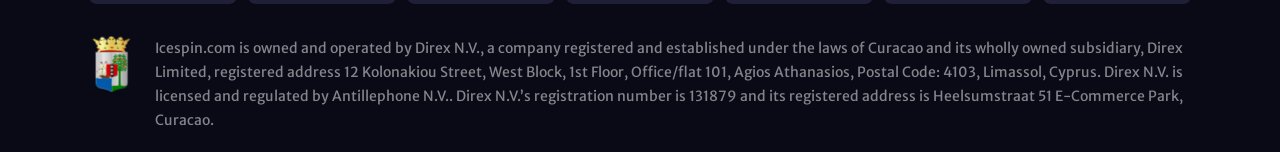
<file: bonus.html>
<!DOCTYPE html>
<html lang="en">
  <head>
    <meta charset="UTF-8" />
   
    <meta name="viewport" content="width=device-width, initial-scale=1.0" />
    <title>SlotsGem</title>
    <meta name="description" content />
    <meta property="og:site_name" content />
    <meta property="og:title" content />
    <meta property="og:type" content="website" />
    <meta property="og:url" content />
    <meta property="og:image" content />
    <meta property="og:image:alt" content />
    <meta property="og:locale" content="en" />
    <meta property="og:description" content />
    <link rel="preconnect" href="https://fonts.googleapis.com" />
    <link rel="preconnect" href="https://fonts.gstatic.com" crossorigin="anonymous" />
   <link href="https://fonts.googleapis.com/css2?family=Merriweather+Sans:wght@100;200;300;400;500;600;700;800;900&display=swap" rel="stylesheet">
     <link href="https://fonts.googleapis.com/css2?family=Poppins:wght@100;200;300;400;500;600;700;800;900&display=swap" rel="stylesheet">

   <link rel="stylesheet" href="./css/reset.css" />
    <link rel="stylesheet" href="./css/main.css" />
    <link rel="stylesheet" href="./css/media.css"/>
    <link rel="icon" href="./images/Group.svg" type="image/x-icon"/>
    <script
    src="https://code.jquery.com/jquery-3.6.1.min.js"
    integrity="sha256-o88AwQnZB+VDvE9tvIXrMQaPlFFSUTR+nldQm1LuPXQ="
    crossorigin="anonymous"
  ></script>
  </head>
  <body>
  <header class="header">
      <section class="content header__content">
        <a href="./index.html" class="logo header__logo"
          ><img src="./images/logo.png" alt="logo" title
        /></a>
        <button class="header__btn-menu" >
          <svg width="16px" height="16px" viewBox="0 0 16 16" xmlns="http://www.w3.org/2000/svg">
              <rect y="0" width="16" height="3" rx="1.5"></rect>
              <rect y="6.5" width="16" height="3" rx="1.5"></rect>
              <rect y="13" width="16" height="3" rx="1.5"></rect>
            </svg>
        </button>

          <nav class="menu header__menu">
        <ul class="header__menu-list">
                
              <li class="" >
            
                <a href="./bonus.html" >
                <span>Bonus</span>
              </a>
            
              </a>
            </li>
              <li>
                <a href="./app.html">
                 App
                </a>
              </li>
              
             
            </ul>
            <div class="header__button header__button-menu " >
              <a href="#" class="button  button__login-menu">Sign Up</a>
              <a href="#" class="button button__menu">Log In</a>
            </div>
           
          </nav>
            <a href="#" class="button button__login">Sign Up</a>
            <a href="#" class="button button__singup">Log In</a>
            
            <a href="#" class="header__flag">
                <span><img src="./images/flag.png" alt="flag" title /></span>
                <span>es</span>
              </a>
      </section>
    </header>
     <main class="main home main-page">
        <section class=" hero hero__page">
           
            <div class="background background-page">
              <img src="./images/bonus/bg-bonus.webp" alt="hero" title />
              
            </div>
            <div class="hero__wrapper hero__wrapper-page">
              <div class="hero__data hero__data-bonus">
                <ul
                class="breadcrumbs "
                
              >
                <li
                  
                >
                  <a href="/" >
                    <span >Home</span></a
                  >
                 
                </li>
                <li
                  
                >
                  <a href="#" > <span >Bonus</span></a>
                 
                </li>
              </ul>
                <h1 class="title general hero__title hero__titlePage ">
                Lorem ipsum dolor sit amet, consectetur adipiscing 
                </h1>
               
                <a href="#" class="button  hero__button ">Register</a>
               
              </div>
             
            </div>
          </section>
      <section class="main__wrap main__wrap-page">
       
       <section class="content__wrapper content__wrapper-page">
        <section class="content article">
            <p>
             Lorem ipsum dolor sit <a href="#">Slots Gem</a> consectetur adipiscing elit. Quisque faucibus ex sapien vitae pellentesque sem placerat. In id cursus mi pretium tellus duis convallis. Tempus leo eu aenean sed diam urna tempor. Pulvinar vivamus fringilla lacus nec metus bibendum egestas. Iaculis massa nisl malesuada lacinia integer nunc posuere. Ut hendrerit semper vel class aptent taciti sociosqu.
            </p>
            <p>
             Ad litora torquent per conubia nostra inceptos himenaeos.
            </p>
          </section>
        
          <section class="content bonuses">
            <ul class="bonuses__list">
               <li class="  bonuses__item">
                 
                 <div class="images__wrap">
                   <div class="background bonuses__img">
                     <img src="./images/bonus/banner-bonus1.webp" alt="" title="">
                  </div>
                  <div class="bonuses__desc">
                     <div class="wrap">
                        <p class="bonuses__subtitle">First deposit bonus</p>
                        <h2 class="title high bonuses__title">100% up to 300€ + 100 Free spins</h2>
                        <div class="bonuses__text">
                           <p>Pierwszą kwestią, która przykuwa uwagę graczy, jest niesamowita prostota tego kasyna.</p>
                          </div>
                        
                     </div>
                     <div class="bonuses__buttons">
                      <a href="#" class="button bonuses__button">Get  Bonus</a>
                      
                   </div>
                  </div>
                 </div>
                  
               </li>
               <li class="bonuses__item">
                 <div class="images__wrap">
                  <div class="background bonuses__img">
                     <img src="./images/bonus/banner-bonus2.webp" alt="" title="">
                  </div>
               <div class="bonuses__desc">
                     <div class="wrap">
                        <p class="bonuses__subtitle">First deposit bonus</p>
                        <h2 class="title high bonuses__title">100% up to 300€ + 100 Free spins</h2>
                        <div class="bonuses__text">
                           <p>Pierwszą kwestią, która przykuwa uwagę graczy, jest niesamowita prostota tego kasyna.</p>
                          </div>
                        
                     </div>
                     <div class="bonuses__buttons">
                      <a href="#" class="button bonuses__button">Get  Bonus</a>
                      
                   </div>
                  </div>
                 </div>
               </li>
               <li class="bonuses__item">
                <div class="images__wrap">
                  <div class="background bonuses__img">
                     <img src="./images/bonus/banner-bonus3.webp" alt="" title="">
                  </div>
                 <div class="bonuses__desc">
                     <div class="wrap">
                        <p class="bonuses__subtitle">First deposit bonus</p>
                        <h2 class="title high bonuses__title">100% up to 300€ + 100 Free spins</h2>
                        <div class="bonuses__text">
                           <p>Pierwszą kwestią, która przykuwa uwagę graczy, jest niesamowita prostota tego kasyna.</p>
                          </div>
                        
                     </div>
                     <div class="bonuses__buttons">
                      <a href="#" class="button bonuses__button">Get  Bonus</a>
                      
                   </div>
                  </div>
                </div>
               </li>
               <li class="bonuses__item">
                <div class="images__wrap">
                  <div class="background bonuses__img">
                     <img src="./images/bonus/banner-bonus4.webp" alt="" title="">
                  </div>
                 <div class="bonuses__desc">
                     <div class="wrap">
                        <p class="bonuses__subtitle">First deposit bonus</p>
                        <h2 class="title high bonuses__title">100% up to 300€ + 100 Free spins</h2>
                        <div class="bonuses__text">
                           <p>Pierwszą kwestią, która przykuwa uwagę graczy, jest niesamowita prostota tego kasyna.</p>
                          </div>
                        
                     </div>
                     <div class="bonuses__buttons">
                      <a href="#" class="button bonuses__button">Get  Bonus</a>
                      
                   </div>
                  </div>
                </div>
               </li>
            </ul>
         </section>
            <section class="content menu-review__content">
              

            
                <div class="menu__review-desk menu__review-content">Navigation</div>
                <ul class="menu__review menu__review-list">
                  <li><a href="#">Lorem ipsum dolor sit</a></li>
                    <li><a href="#">Amet consectetur adipiscing</a></li>
                      <li><a href="#">Quisque faucibus ex sapien vitae</a></li>
                        <li><a href="#">Ut hendrerit sempero</a></li>
                          <li><a href="#">Pulvinar vivamus fringilla</a></li>
                           <li><a href="#">Ad litora torquent per conubia</a></li>
                         
                          
                </ul>
             
          
          </section>
          
          
         <section class="content article">
            <h2 class="title high article__title">Bookmaker company - Online betting</h2>
            
            <p>
           A two-tier sign-up bonus waits for newcomers at <a href="#">Hellspin Casino</a>. Hellspin is an online bookmaker that offers simple registration and a wide selection of payment methods, allowing everybody to gamble online. In case you are searching for a fair coefficient and responsive customer support, this is a perfect solution. It’s also one of the top Bitcoin sportsbooks on the Internet because it supports 26 cryptocurrencies. Let’s go over the main details you must know before getting started.   </p>
            <p>
             Si possono effettuare scommesse in pochi clic e bastano appena 24 ore per ricevere il denaro vinto.Si possono effettuare scommesse in pochi clic e bastano appena 24 ore per ricevere il denaro vinto. Si possono effettuare scommesse in pochi clic e bastano appena 24 ore per ricevere il denaro vinto.
            </p>
            <p>In total, a player may pick the most suitable method from over a hundred methods. They include bank cards, mobile payments, e-wallets, bank transfers, self-service terminals, and crypto deposits. The latter, by the way, makes it the top crypto bookmaker because the list goes far beyond Bitcoin. Customers may choose from 25 other cryptocurrencies, too.</p>
           <ul>
            <li>Visa;</li>
            <li>MasterCard;</li>
            <li>PayPal;</li>
            <li>QIWI;</li>
            <li>Skrill;</li>
            <li>Dankort, etc.</li>
               </ul>
                <a href="#" class="button">Sign Up</a>
            </section>
           
        
           <section class="content faq">
            <h2 class="title high faq__title">FAQ</h2>
            <ul class="faq__list " >
              <li class="faq__item"  >
                <h3 class="title medium faq__subtitle js-button-expander js-button-expander--faq"  >A 20Bet é legalizada no Brasil?
                 </h3>
                <div  class="faq__answer js-expand-content js-expand-content--faq" >
                  <p  >
                    Sim, a casa de apostas tem licença emitida por Curaçao, que é reconhecida no Brasil e a permite atuar por aqui.
                  </p>
                </div>
              </li>
              <li class="faq__item"  >
                <h3 class="title medium faq__subtitle js-button-expander js-button-expander--faq"  >A 20Bet é legalizada no Brasil?</h3>
                <div class="faq__answer js-expand-content js-expand-content--faq" >
                  <p  >
                    Sim, a casa de apostas tem licença emitida por Curaçao, que é reconhecida no Brasil e a permite atuar por aqui.
                  </p>
                </div>
              </li> 
              <li class="faq__item"  >
                <h3 class="title medium faq__subtitle js-button-expander js-button-expander--faq"  >Existe aplicativo da 20Bet?</h3>
                <div class="faq__answer js-expand-content js-expand-content--faq" >
                  <p  >
                   Sim, disponível para sistemas operacionais iOS e Android.
                  </p>
                </div>
              </li> 
             
             
            </ul>
          </section>
          
        </section> 
        
       
        <div class=""  onclick="scrollToTop()">
          <button class="main__arrow" id="scrollToTopBtn"></button>
        </div> 
      </section>
    </main> 
  <footer class="footer">
      <section class="content footer__content">
        <a href="#" class="logo footer__logo"
          ><img src="./images/footer-logo.svg" alt="logo" title
        /></a>
        <ul class="footer__menu">
             <li><a href="/">SLOTSGEM</a></li>
          <li><a href="./bonus.html">BONUS</a></li>
          <li><a href="./app.html">app</a></li>
          
        </ul>
        <ul class="footer__cards">
          <li>
            <a href="#"><img src="./images/footer-img1.svg" alt="cards" title /></a>
          </li>
          <li>
            <a href="#"><img src="./images/footer-img2.svg" alt="cards" title /></a>
          </li>
          <li>
            <a href="#"
              ><img src="./images/footer-img3.svg" alt="cards" title
            /></a>
          </li>
          <li>
            <a href="#"><img src="./images/footer-img4.svg" alt="cards" title /></a>
          </li>
          <li>
            <a href="#"><img src="./images/footer-img5.svg" alt="cards" title /></a>
          </li>
          <li>
            <a href="#"><img src="./images/footer-img6.svg" alt="cards" title /></a>
          </li>
          <li>
            <a href="#"><img src="./images/footer-img7.svg" alt="cards" title /></a>
          </li>
        </ul>
        <div class="footer__wrap">
          <img src="./images/footer-img.svg" alt="logo" title />
          <p>
            Icespin.com is owned and operated by Direx N.V., a company
            registered and established under the laws of Curacao and its wholly
            owned subsidiary, Direx Limited, registered address 12 Kolonakiou
            Street, West Block, 1st Floor, Office/flat 101, Agios Athanasios,
            Postal Code: 4103, Limassol, Cyprus. Direx N.V. is licensed and
            regulated by Antillephone N.V.. Direx N.V.’s registration number is
            131879 and its registered address is Heelsumstraat 51 E-Commerce
            Park, Curacao.
          </p>
        </div>
      </section>
    </footer>
    <script src="./js/sidebar.js" defer></script>
    <script src="./js/expander.js" defer></script>
    <script src="./js/mobile-menu.js" defer></script>
    <!-- <script src="./js/clock.js" defer></script> -->
     <script src="./js/arrowUp.js" defer></script>
  </body>
</html>
</file>
<file: css/main.css>
html{
    -webkit-text-size-adjust: 100%;
    scroll-behavior: smooth;
      overflow-x: hidden;
  }
  
  body {
      display: block;
      position: relative;
      width: 100%;
    background:#090A16;
font-family: 'Merriweather Sans', sans-serif;
      font-size: 15px;
      font-weight: 400;
      line-height: 24px;
      text-align: left;
      color:#FFFFFF;
      overflow-x: hidden;
    }
  

    
    .content {
      display: block;
      position: relative;
      width: 100%;
      max-width: 1020px;
      max-width: 100%;
      /* overflow: hidden; */
      border-radius: 16px;
 background:#1F2038;

      padding: 20px;
      margin: 0 auto 20px auto;
    }
    
    h1,
    h2,
    h3,
    h4,
    .title {
      display: block;
      position: relative;
      font-size: 43px;
      font-weight: 700;
      line-height: 50px;
      text-align: center;
      color: #FFD400;
    }
    
    h1,
    .title.general {
      text-transform: none;
    }
    
    h2,
    .title.high {
      display: flex;
      align-items: center;
      justify-content: center;
      font-weight: 700;
      font-size: 32px;
      line-height: 48px;
      text-transform: none;
      color: #FFD400;

    }


    h3,
    title.medium {
      font-weight: 700;
      font-size: 20px;
      line-height: 32px;
      text-align: left;
    
      text-transform: none;
    color: #FFffff;
   
   
    }
    
    article > *,
    .article > *,
    .desk > * {
      margin-top: 20px;
    }
    
    article > *:first-child,
    .article > *:first-child,
    .desk > *:first-child {
      margin-top: 0 !important;
    }
    
    article > h2,
    .article > h2,
    .desk > h2 {
      margin-top: 32px;
    }
    
    article > h3,
    .article > h3,
    .desk > h3 {
      margin-top: 16px;
    }
    
    .button {
      
      position: relative;
    display: inline-block;
      min-width: 128px;
      height:48px;
      width: fit-content;
      background: #FFD400;

      overflow: hidden;
      font-size: 15px;
      font-weight: 700;
      line-height: 24px;
      text-align: center;
      align-items: center;
      justify-content: center;
      text-decoration: none;
      text-transform: capitalize;
      color: #0B0C21;
      white-space: nowrap;
      cursor: pointer;
      padding: 12px 20px;
      margin: 0 auto;
   border-radius: 16px;
      transition: all 0.5s;
    }
    
    .button:hover {
     transform: scale(1.1);
    }

    .hero__button,.banner__button{
      display: flex;
      min-width: 264px;
      height: 78px;
      background: url(../images/yellow-btn.svg) no-repeat center center / cover;
      padding: 10px 30px;
      background-size: 100% 100%;
    }
    .banner__button{
      background: url(../images/button.svg) no-repeat center center / cover;
      color: #ffffff;
      background-size: 100% 100%;
    }
    
    
    .header,
    .main ,.footer {
      display: flex;
      position: relative;
      justify-content: space-between;
      align-items: center;
     
      max-width: 1600px;
      max-width: 100%;
      
      margin: 0 auto;
    }
    
    .background{
      display: block;
      position: absolute;
      bottom: 0;left: 0;
      height: 100%;
      width: 100%;
      overflow: hidden;
    }
    
    .background img{
      position: relative;
      width: 100%;height: 100%;object-fit: cover;
      object-position: center top;
      
    }

    .background-page img{
      border-radius: 0;
    }
    
    .images img{
      border-radius: 16px;
      width: 100%;
      height: 100%;
      overflow: hidden;
      display: block;
      box-shadow: 0px 0px 10px 0px #00000080;

    }

    .faq {
      overflow-anchor: none;
    }
    
    /* -------------------HEADER---------------- */
    .header {
      position: fixed;
      top: 0;
      left: 0;
      right: 0;
      width: 100%;
      z-index: 100;
 background:#090A16;
    }
    
    .header__content {
      position: relative;
      display: flex;
      flex-direction: row;
      align-items: center;
      justify-content: space-between;
      max-width: 1440px;
      max-height: 80px;
      border-radius: 0;
background:#090A16;
      box-shadow: none;
border: none;
      padding: 15px 90px;
      margin: 0 auto;
    }
    
    .logo {
      display: block;
      position: relative;
      flex: 0 0 152px;
      margin-right: 85px;
    }
    
    .logo img {
      display: block;
      position: relative;
      width: auto;
      max-height: 40px;
    }
    
    .logo:hover{
      transform: scale(1.1);
    }
    .header__menu {
      display: flex;
      white-space: nowrap;
      max-height: calc(100vh - 70px);
       scrollbar-width: none; 
  -ms-overflow-style: none; 
  
    }
    .header__menu::-webkit-scrollbar {
  display: none; 
}
    
    
    .header__menu-list {
      display: flex;
      justify-content: center;
      align-items: center;
      white-space: nowrap;
      flex: 1 1 auto;
    
      border-radius: 8px;
     


    }
    .header__menu-list li {
      display: block;
    
    }
    
    .header__menu-list li a {
      display: inline-flex;
      position: relative;
      align-items: center;
      font-weight: 700;
      font-size: 14px;
      line-height: 24px;
      text-transform: capitalize;
      color:#FFFFFF;
      transition: all 0.5s;
       padding:  23px 20px;
    }

   
    
    .header__menu-list li:hover a {
     text-decoration: underline;
      
    }
    
    .menu a{
      display: none;
    }
    
  
    span {
      display: inline-block;
    }
    
    .header__menu-list a img,
    .header__flag img {
      width: 24px;
      height: 24px;
      vertical-align: middle;
    }
    
   
    .header__flag span:first-child {
      flex: 0 1 24px;
     
      
    }

    .header__menu-wrap {
    display: none;
    display: block;
    position: absolute;
    left: 0;
    top: 60px;
    min-width: 120px;
    height: auto;
    background: #16656D;
box-shadow: 0px 4px 4px 0px #00000040;

    border-radius:0 0 12px 12px;
    padding: 8px 16px;
    z-index: 100;
    overflow-y: hidden;
}

.header__menu-wrap ul{
  display: flex;
  flex-direction: column;
  gap: 8px;
}
.header__menu-wrap ul li{
  padding: 0;
}

.header__menu-wrap ul li:hover{
  background: none;
  
}


.header__menu-list .header__menu-item {
    display: none;
}

.header__menu-list li:first-child .header__menu-item {
    padding-left: 0;
}


.header__menu-list > li {
  position: relative;
}



.header__menu-list li .header__menu-wrap ul li a{
  color:#FFFFFF !important;
  padding-right: 12px;
}

.header__menu-list li .header__menu-wrap ul li a:hover{
text-decoration: underline !important;
}

.header__menu-list li .header__menu-wrap ul li a::after{
  display: none;
}

.header__menu-wrap.js-expand-content.expanded {
  height: auto;
}


li.active .header__menu-wrap{
display: flex;
  gap: 8px;
}
    .header__flag {
      display: flex
;
gap: 4px;
    align-items: center;
      margin-left: 16px;
      color:#ffffff;
      text-transform: uppercase;
    }

  .header__flag span{
    font-weight: 700;font-size: 14px;line-height: 24px;
  }

    .button__login{
      
      height: 40px;
        min-width: 132px;
    border-radius: 8px;
text-transform: capitalize;
        padding: 8px 20px;
        margin: 0 16px 0 auto;
       
    }
    

    
 .button__singup{
 
  min-width: 132px;
  padding: 8px 20px;
  border-radius: 8px;
background: transparent;
height: 40px;
 border: 1px solid #FFD400;
text-transform: none;
color: #ffffff;
    margin: 0;
 }

 
    .header__time{
        color:#FFFFFF;
        position: relative;
        padding-left: 28px;
        margin-left: 24px;
    }

    .header__time::before{
      content: '';
      display: block;position: absolute;
      top: 50%;
      transform: translateY(-50%);
      width: 18px;height: 18px;
      left: 1px;
      background: url('../images/clock.svg') no-repeat center center / contain;
    }

 
    .header__btn-menu{
      display: block;
      flex: 0 1 auto;
      min-width: 0;
      border:1px solid #ffffff; 
      border-radius: 10px;
   background:#090A16;
      padding: 12px;
      margin-left: 12px;
      order: 3;
     
      
    }
    
    
    svg {
      position: relative;
      fill: #ffffff;
      line-height: 1;
      vertical-align: 1;
    }
    
     
    
     
    
    
    /* ------------------ MAIN------------- */
    .main.home{
      display: flex;
      
     
    }
    
    .main__wrap {
      display: flex;
      position: relative;
      flex: 1 1 100%;
      justify-content: center;
      align-items: stretch;
      max-width: 1163px;
      padding: 20px 30px;
      margin: 0 auto;
    }
    
    
    
   
    .menu__review-content::after {
      content: "";
      position: absolute;
      right: 20px;
      top:50%;
      transform: translateY(-50%);
      width: 32px;
      height: 32px;
     background: url('../images/faq-arrowDown.svg') no-repeat center center / contain;
      transition:  all 0.5s;
     
    }

   
    
   
    
    .menu__review-content.active::after {
      
      transform: translateY(-50%) rotate(180deg);
    }
    
    .menu-review__content{
     
      padding: 0px;
      margin-bottom: 20px;
      overflow: hidden;

      border-radius: 5px;
      border: 1px solid #F96F33;
    }
  
    .menu__review-content{
      position: relative;
      padding:12px 60px 12px 20px;
      color: #ffffff;
      font-weight: 700;
      text-transform: uppercase;
 font-style: italic;
background: #1F2038;

    }
  
.bonuses__desc::after{
background: linear-gradient(180deg, rgba(0, 234, 206, 0) 14.75%, rgba(0, 234, 206, 0.7) 100%);


}

    
    .menu__review-content.active{
      border-bottom-left-radius: 0;
      border-bottom-right-radius: 0;
    }
    
    .menu__review li a {
   color: #Ffffff;
      position: relative;
      display: flex;
    }
  
    .menu__review li:hover a{
      text-decoration: underline;
    }


     
    .menu__review.active{
      display: block;
     
      border-radius: 0 0 12px 12px;
    }
    .menu__review-list{
      padding: 0;
    }
    .menu__review-list li{
      padding: 8px 16px;
      transition: all 0.5s
    }
    .content__wrapper {
      
    
      flex: 0 1 100% ;
    }
.menu__review-list li:not(:last-child){
  border-bottom: 1px solid #FFFFFF33;
}
    
  
      
    /* -----------hero ----------- */
    .content__wrapper{
      position: relative;
       
     
    
    }
    
    .hero{
      padding: 0;
      min-height: 430px;
      display: flex;
      background:none;
  
      align-items: center;
      padding: 24px 24px 24px 0;
  }
    
    .hero__wrapper {
     
      display: flex;
      align-items: center;
     
    }
    
  
    .hero__data{
    display: block;
      position: relative;
        max-width: 690px;
      padding: 12px; 
    }
    
    .hero__title{
      
      text-align: start;
     
    }

    .hero__titlePage {
color: #ffffff;
    }
  
    .hero__data p{
      color:#ffffff;
      
      text-transform: none;
      margin-top: 12px;
    }
    
    
    .hero__rating {
      display: flex;
      font-weight: 700;
      align-items: center;
      text-transform: capitalize;
      color:#ffffff;
      margin-bottom: 12px;
    }
    
    .hero__rating p{
       text-transform: capitalize;
     margin-right: 10px;
     margin-bottom: 0;
    margin-top: 0;
     
    }
    .hero__button{
      display: flex;
    margin-left: 0;
      margin-top: 32px;
          
    }
    .hero__rating span{
      white-space: nowrap;
    }

    .hero__rating span:first-child{
      font-size: 20px;
      line-height: 32px;
    }

    .hero__data  li:nth-child(1) span{
      font-weight: 400;
      padding-left: 0;
    }
  
    
    
   .hero__data .hero__span{
      font-weight: 400;
      font-size: 12px;line-height: 18px;
      color:#ffffff;
    }
    
    
    
 


/* ------------features------ */
 
.features__wrap {
  display: flex;
  gap:20px;
}
.features__list,
.features__table {
 
  
  border-radius: 12px;
  

}

.features__title{
  margin-bottom: 16px;

}

.features__list li {
  display: flex;
  gap: 8px;
  position: relative;
   padding: 8px 16px ;
}




.features__table tr,.features__list li{
background: #000000;

border-radius: 12px;
  color:#ffffff;
}


.features__table {
border-collapse: separate;
display: flex;
width: 100%;
gap: 20px;
}

.features__table tbody{
  width: 100%;display: grid;
  grid-template-columns: repeat(1,1fr);
  gap: 8px;
 
}

.features__table tr {
  font-weight: 700;
  display: flex;
  flex-direction:row;
  align-items: center;
  text-align: left;
gap: 9px;
background: #F96F33;

color: #ffffff;

padding: 12px 20px;
 overflow: hidden;
border-radius: 16px;

}
.features__table tr:nth-child(even){
  background: #180B47;

background: linear-gradient(#1F2038, #1F2038) padding-box,  linear-gradient(180deg, #FC7033 0%, rgba(249, 124, 0, 0.15) 100%) border-box;
    border: 1px solid transparent;

}




.features__table tr td:last-child{
  font-weight: 400;
  padding-left: 0;

width: 100%;
}

.features__table tr td:first-child{
width: 100%;
display: flex;
height: 100%;
align-items: center;
gap: 12px;

  font-weight: 700;
  text-transform: none;
 
}
.features__table tr td:first-child img{
  width: 21px;height: auto;
  display: block;
}

.features__table td {
  width: 100%;
}

/* -------------banner---------------- */

.banner {
  display: flex;
  align-items: center;
  justify-content:flex-end;
  overflow: hidden;
  width: 100%;
 
  min-height: 425px;
  padding:  20px 55px 20px 20px;
  background: transparent;
    border-radius: 12px;
    margin-bottom: 20px;

  
}

.banner__info {
  display: flex;
 
  flex-direction: column;
  align-items: center;
  position: relative;
  max-width: 478px;
background: #2F2F5899;

backdrop-filter: blur(8px);

border-radius: 12px;
  text-align: center;
 
  padding: 20px;
}

.banner .banner__title-main {
  flex-direction: column;
  align-items:center;
  width: auto;
  justify-content: center;
  font-weight: 700;
  line-height: 120%;
  font-size: 32px;
  padding: 0;
  box-shadow: none;
  color: #FDCD0A;
  text-align: center;
  text-transform: uppercase;
  margin-bottom: 20px;
  padding-left: 0;
  padding-right: 0;
  border: none;
  font-family: 'Poppins', sans-serif;
  background: none;
}

.banner .banner__title::after,.banner .banner__title-main::before, .banner .banner__title-main::after {
  display: none;
  
}

.banner__subtitle{
  position: relative;
  color: #FFFFFF;
  font-size: 18px;
  line-height: 150%;
  font-weight: 700;
  text-align: center;
  text-transform: uppercase;
  font-family: 'Poppins', sans-serif;
  margin-bottom: 32px;
  
}



.banner__button {

 margin-left:auto;
 margin-right:auto;
 border: none;
}

.banner__button:hover{
  transform: scale(1.1);
}


.banner-page{
  max-width: 100%;
  justify-content: flex-start;
  min-height: 380px;
  padding-left: 150px;
}


   
        /* ----------------review------------- */
    .article__content h2{
      font-weight: 700;
      font-size: 20px;
      line-height: 32px;
      text-align: left;
  justify-content: flex-start;
      text-transform: none;
    color: #FFffff;
    padding: 0;
    margin-top: 16px;
    }
      
        .article {
          display: flex;
          flex-direction: column;
        }
        .article ul li{
          position: relative;
          padding-left: 28px;
         
   
        }
    
        .article ul li + li,.article ol li + li{
          margin-top: 8px;
        }
       
    
        .article ul li::before{
          content:'';
          position: absolute;
          left:10px;
          top: 9px;
          /* top:50%; 
          transform: translateY(-50%);  */
          width: 5px;height: 5px;
          border-radius: 50%;
         
background:#ffffff;

        }

           .article ul li::after{
          content:'';
          position: absolute;
          left: 30px;
          top: 17px;
          /* top:50%;
          transform: translateY(-50%); */
          width: 21px;height: 24px;
        
/* background:url('../images/main/features-icon.webp') no-repeat center center / contain; */

        }  

        .article-page ul li::before{

          background:#054146;
        }


        .article  .button{
          margin: 20px auto 0 auto;
   

        }

      
  
    

        .article a:not(.button){
           color:#FFD400; 
           
            
        }
        .article a:not(.button):hover{
 color:#03C35A;
        }


           /* для нумерованного списка */

.article ol ,.faq{
  
  counter-reset: ol;
  position: relative;
  
}

.article ol li,.faq__subtitle{
  display: flex;
 align-content: center;
  counter-increment: ol; 
  position: relative; 
 
 flex-wrap: wrap;

  padding-left:30px;}

.article ol li::before
/* .faq__subtitle::before */
 {
  content: counter(ol) " . "; 
  display: inline-block;
  position: absolute;
  font: inherit;
  font-weight: 400;
   
  color: #ffffff;
  left: 0px;
 

}

 
    /* ----------faq----------------------- */
    
    .faq__subtitle {
      position: relative;
      font-weight: 700;
      font-size: 16px;
      line-height:28px;
      text-align: left;
      color: #ffffff;
background: transparent;
border: 1px solid #F96F33;
      border-radius: 16px;
      text-transform: none;
      cursor: pointer;
      padding: 12px 60px 12px 20px;
    }
    
      
    
  
    .faq__title{
      margin-bottom: 20px;
    }
    
    .faq__subtitle::after {
      content: "";
      display: block;
      position: absolute;
      top: 50%;
      transform: translateY(-50%);
      right: 16px;
      width: 24px;
      height: 24px;
      background: url('../images/faq-arrowDown.svg') no-repeat center center / contain;
      transition: transform 0.3s ease-in-out;
      
    }
    
    .faq__subtitle.active::after {
       background: url('../images/faq-arrowUp.svg') no-repeat center center / contain;
      transform: translateY(-50%) ; 
    }
    
    .faq__item{
      position: relative;
   
    }
    
    .faq__item + .faq__item{
      margin-top: 16px;
    }
    .faq__subtitle.active {
   background: #FFD400;
color: #0B0C21;
   border:1px solid transparent;
    }
    
    .faq__answer {
      position: relative;
   
background:transparent;

      color: #ffffff;
      
           padding:  12px 16px;
  
       border-top:none ;
    }
    
    .js-expand-content {
      display: none;
      overflow: hidden;
    }
    
    .js-expand-content.expanded {
      height: 100%;
    }
    
    
    /* ---------main__arrow------ */
    .main__arrow {
      display: block;
      position: fixed;
      width: 56px;
      height: 48px;
      right: 20px;
      bottom: 20px;
      background: transparent;

      background: url('../images/ArrowUp.svg') no-repeat center center / contain;
      z-index: 100;
  padding: 5px;
    
  }

  .content:last-child{
    margin-bottom: 0;
  }
    
    /* -------footer------------ */
.footer {
  justify-content: flex-end;
}

.footer__content {
  display: flex;
  flex-direction: column;
  align-items: center;
  background: none;
  
  gap: 32px;
  margin: 0;
  max-width: 1163px;
    margin: 0 auto;
    padding: 20px 30px;
}

.footer__logo {
  display: flex;
  max-height: 40px;
  padding: 0;
  margin: 0 auto;
  flex: 0;
}

.footer__logo img {
  display: block;
}
.footer__menu {
  display: flex;
  flex-wrap: wrap;
  gap: 16px;
  align-items: center;
  align-content: center;
  justify-content: center;
  border-radius: 20px;
  background:  #1F2038;

  border: 2px solid #ffffff1a;
  padding: 4px ;
}

.footer__menu li a {
  display: block;
  font-size: 14px;
  font-weight: 500;
  color: #ffffff80;
  text-transform: uppercase;
  padding: 4px 16px;
  transition: all 0.5s ease;
}
.footer__menu li:not(:last-child) a{
  padding-right: 40px;
}

.footer__menu li:not(:last-child) a::after{
  content: '';
  position: absolute;
  display: block;width: 1px;
  height: 50%;
  background: #ffffff;
  right: 0;
  top: 50%;
  transform: translateY(-50%);
}

.footer__menu li a:hover {
  border-radius: 20px;
  color: #ffd400;

 
}

.footer__cards {
  display: flex;
  flex-wrap: wrap;
  justify-content: center;
  gap: 11px;
}
.footer__cards li a {
  display: block;
  height: 58px;
}

.footer__cards li {
  transition: all 0.5s;
  height: 58px;
}

.footer__cards li:hover {
  transform: scale(1.1);
}

.footer__cards img {
  width: 100%;
  height: auto;
}

.footer__wrap {
  display: flex;
  justify-content: space-between;
  align-items: flex-start;
  gap: 12px;
}
.footer__wrap img {
  display: block;
  width: 64px;
  height: 56px;
}

.footer__wrap p {
  color: #ffffff80;
  font-size: 14px;
}

/* --------------bonus page------------- */


    .breadcrumbs {
      display: flex;
      text-align: center;
      margin-bottom: 20px;
      white-space: nowrap;
      flex-wrap: wrap;
    }
    
    .breadcrumbs li:not(:last-child) a {
      padding-left: 0;
    }
    
    .breadcrumbs li a {
      font-weight: 400;
      color: #ffffff;
      padding: 10px;
    }
    
    .breadcrumbs li:first-child a:hover {
      color: #EB5851;
    }
    
    .breadcrumbs li:last-child a {
      font-weight: 700;
      cursor: default;
    }
    
    .breadcrumbs > li:not(:last-child):after {
      content: "|";
      position: relative;
      color: #ffffff;
      
    }
    
    .main-page.home{
   
      padding-top:80px;
      display: block;
    }
    
    .main__wrap-page{
      justify-content: flex-start
    }
    
    .home .hero__page{
     
      position: relative;
        width: 100vw;
        display: flex
    ;
        justify-content: start;
        align-items: center;
        background: linear-gradient(to right, rgba(23, 25, 35, 0.8) 100%, rgba(23, 25, 35, 0.6) 40%, rgba(23, 25, 35, 0.2) 70%, rgba(23, 25, 35, 0.8) 80%);
        padding-top: 24px;
        padding-bottom: 24px;
        padding-left: calc(50% - 550px);
        padding-right: calc(50% - 550px);
       
    }

    .hero__data-page{
      max-width: 600px;
      padding: 32px;
    }
    
    .hero__data .hero__text-page{
      font-size: 15px;
      text-transform: none;
      margin-bottom: 32px;

    }

    
    
    .content__wrapper-page{
      top:0;
    }
    
    .content.bonuses {
      padding: 0;
      background: none;
       border: none;
       box-shadow: none;
    }
    
    .bonuses__list {
  
      gap: 20px;
      display: grid;
      grid-template-columns: repeat(1, 1fr);
   }

            
    
    .bonuses__item {
      display: flex;
      align-items: center;
      justify-content: center;
   position: relative;
      border-radius: 16px;
      padding: 0;
   background: #4F3C56;
background: linear-gradient(#2C0C45, #2C0C45) padding-box, linear-gradient(180deg, #339CFC 0%, rgba(255, 255, 255, 0.15) 100%) border-box;
    border: 1px solid transparent;
    box-shadow: 0px 0px 40px 0px #3793FFC2;

      overflow: hidden;
    }


    
    .bonuses__item > * {
      position: relative;
    }
    
    .bonuses__item + .bonuses__item {
      margin-top: 0;
    }
    
    .bonuses__item:before {
      display: none;
    }
    
    
    .bonuses__img img {
      display: block;
      width: 100%;
  height: 100%;
 object-fit: cover;

    }
    
    .bonuses__desc {
     position: relative;
    height: max-content;


width: 70%;
max-width: 100%;
      border-radius: 8px;
     
      padding: 20px;
   
    }
    
    .bonuses__desc .wrap {
     
      color: #ffffff;
   
      text-align: left;
    }

    .images__wrap{
      width: 100%;height: 100%;padding: 20px ;
     display: flex;justify-content:flex-end;
     align-items: flex-end;
    }
    
    .bonuses__icon {
      background-color: #fff;
      width: 80px;
      height: 80px;
      border-radius: 50%;
      position: absolute;
      top: -40px;
      left: 0;
      right: 0;
      margin: auto;
     
      display: flex;
      
      align-items: center;
      
      justify-content: center;
    }

    .bonuses__subtitle{
      font-size: 20px;line-height: 32px;
      font-weight: 700;
      
    }
    
    .title.bonuses__title {
      flex-direction: column;
      color: #FFD400;
      font-size: 32px;
      line-height: 48px;
      border: none;
      align-items: flex-start;
      background: none;
      padding-left: 0;
      padding: 0;
      text-align: left;
      box-shadow: none;
      position: relative;
      margin-top: 16px;
    }
  .title.bonuses__title::after,.title.bonuses__title::before{
    display: none;
  }
    
    .bonuses__text {
      margin-top: 16px;
      color: #ffffff;
    }
    
    .bonuses__text p {
      margin-top: 0;
      color:#ffffff;
    }
    
    .bonuses__buttons {
     position: relative;
      display: flex;
     flex-wrap: wrap;
      justify-content: flex-start;
     
      gap: 20px;
      margin-top: 20px;
      z-index: 1;
    }
    
    .bonuses__button {
      
color: #0B0C21;
      height: 48px;
      width: max-content;
      box-shadow: none;
      min-width: 140px;
      font-size: 15px;
      line-height: 24px;
      font-weight: 700;
      border-radius: 16px;
      padding: 12px 14px;
      /* width: calc(50% - 8px); */
      margin: 0;
    border: none;
    }
    
   
  
    
    .hero__button-page{
      display: block;
    margin-top: 0;
    margin-left: 0;
    width: 185px;
    margin-right: auto;

    }

    .hero__button-page:hover{
      background:#2E9344;
    }
   
    

    /* --------------------app-page------------- */

    .hero__page-app{
      /* min-height: 650px; */
      height: auto;
    }

    .hero__img{
      
      z-index: 1;
      position: relative;
      
    }

    .hero__images-decor{
      position: absolute;
      bottom:-40px;right: 0;
     
      
    }
    .banner__app {
      display: flex;
      align-items: center;
      justify-content: flex-end;
      min-height: 200px;
      border-radius: 16px;
      padding: 30px;
      background: linear-gradient(#2C0C45, #2C0C45) padding-box, linear-gradient(180deg, #339CFC 0%, rgba(255, 255, 255, 0.15) 100%) border-box;
    border: 1px solid transparent;
    box-shadow: 0px 0px 40px 0px #3793FFC2;
    }
    .banner__logo {
      max-width: 323px;
      flex: 0 0 323px;
     margin-right: 0;
      z-index: 3;
    }
    
    .banner__logo img {
      max-height: 85px;
    }
    
    .banner__content-app {
      display: flex;
      justify-content: space-between;
      flex-direction: row-reverse;
      align-items: center;
      width: 70%;
      gap:16px;
     
      

    }
    .banner__btn {
      display: flex;
      flex-direction: row ;
      position: relative;
      min-width: 224px;
      height: 64px;
      font-size: 13px;
      font-weight: 400;
      align-items: center;
      line-height:16px;
      text-align: left;
      text-decoration: none;
      justify-content: center;
      border-radius: 16px;
      background: transparent;
      color: #ffffff;

gap: 8px;
      text-transform:none;
        cursor: pointer;
     background: linear-gradient(#0B0C21, #0B0C21) padding-box, linear-gradient(180deg, #339CFC 0%, rgba(255, 255, 255, 0.15) 100%) border-box;
    border: 2px solid transparent;
    
      padding:  16px 38px;
      padding: 9px 16px;
      /* margin: 0 auto; */
      transition: all 0.3s ease;
      overflow: hidden;
      z-index: 3;
      
    }

    .banner__btn span{
      font-weight: 700;
      font-size: 20px;line-height: 32px;
    }
    
   .banner__btn:hover{
    transform: scale(1.1);
      
   }
 
    
    .button__wrap-app {
      display: flex;
      flex-direction: column;
      gap: 16px;
      z-index: 3;
      ;
    }
    
    
    .banner__btn-app img,
    .banner__btn-google img {
     
      width: 48px;
      height: 48px;
      
    }
    
  

    .hero__list{
      position: relative;
      display: flex;
      justify-content: center;
      flex-wrap: wrap;
      flex-direction: row;
      gap:20px;
      margin-bottom: 32px;
    }

    .hero__list li{
      display: flex;
      flex-direction: column;
      position: relative;
      justify-content: center;
      color:#ffffff;
      align-items: center;
      flex: 0 0 112px;
      gap: 8px;
      text-align: center;
      
    }

      .hero__list li img{
        width: 40px;height: 40px;
      }
    /* -------------casino-page------------- */
    .casino__hover-link {
  color: #4da533;
  font-weight: 700;
}
.casino__item h3 {
  display: flex;align-items: center;
  font-weight: 700;
  justify-content: center;
  color: #1a2930;
  padding: 16px;
  text-align: center;
  text-decoration: none;
  text-transform: capitalize;
}

.casino__hover p {
  color: #ffffff;
  font-weight: 700;
}

.casino__buttons {
  min-width: 84px;
 
  height: 41px;
  
  padding: 0;
  display: flex;
  justify-content: center;align-items: center;
background: #408FD4;

border: none;
color:#ffffff;
    border-radius: 50px;
box-shadow: none;
  white-space: normal;
}

.casino__buttons:hover{
  background: #2d82cb;
transform: none;
}
.casino__hover {
  display: flex;
  flex-direction: column;
  justify-content: center;
  align-items: center;
 background: #000000B2;
 
  border-radius: 16px;
  border-bottom-right-radius: 0;
  border-bottom-left-radius: 0;
  position: absolute;
  left: 0;
  top: 0;
  width: 100%;
  height: 100%;
  opacity: 0;
  transform: translateY(100%);
  transition: transform 250ms cubic-bezier(0.4, 0, 0.2, 1),
    -webkit-transform 250ms cubic-bezier(0.4, 0, 0.2, 1);
    padding: 0;
    gap: 16px;
}


.casino__hover-casino{
justify-content: center;
padding: 24px;
}
.casino__item {
  position: relative;
  border-radius: 16px;
 border: 1px solid transparent;
  width: 100%;

  overflow: hidden;
}

.casino__item:hover .casino__hover {
  transform: translateY(0);
  opacity: 1;
  z-index: 1;
 
  border-radius: 16px;
}

.casino__img {
  display: block;
  width: 220px;
  height: 220px;
  width: 100%;
  height: auto;
  border-radius: 16px;
}

.casino__list {
  display: flex;
  flex-wrap: wrap;
  gap: 30px;
 
  display: grid;
  grid-template-columns: auto auto auto auto auto auto;
}

.casino__list-page{
  grid-template-columns: auto auto auto auto
}

.casino__wrapper {
  position: relative;
  overflow: hidden;
 
  border-radius: 5px;
}

.casino__hover h3{
color: #ffffff;
text-decoration: none;
text-transform: uppercase;
font-size: 15px;
line-height: 22px;
padding: 0;
}
.casino-box{
  display: flex;flex-direction: column;
  align-items: center;
  gap: 12px;
}

.casino__hover-links{
  color: #FDFDFD;
  text-transform: uppercase
  ;
  
}

.casino{
  background: transparent;
  padding: 0;
  border: none;
  box-shadow: none;
}
/*  */
.casino__hover .live__subtitle{
  font-size: 24px;
  line-height: 32px;
}
</file>
<file: css/media.css>
@media screen and (max-width: 480px) {
    .content {
      
      margin-left: 0;
      margin-right: 0;
    }}
  
    /* ----------------header------------------- */
    @media screen and (max-width: 1568px){
.main__arrow {
  bottom: 80px;
}

.ratings__info {
  padding: 16px;
}}
    @media screen and (max-width: 1560px){
      .table tr td:nth-child(1) {
        flex: 0 0 200px;
    }
    } 

     @media screen and (max-width: 1495px){
      .features__table tr::before {
        left: 20px;
      }
}

    @media screen and (max-width: 1480px){
      .banner-main .background img{
        object-position: 50%;
      }

          .background-page img {
        object-position: 100%;
    }
    } 

   @media screen and (max-width: 1340px){
   .background img{
    object-position: 100%;
   }

   .banner__background-app img{
    object-position: 20%;
   }
  
   .header__wrap-nav{
     margin-right: auto;
   }
  
      .header__app  span:nth-child(3n) {
          display: none;
      }

      .banner__background img{
        object-position: 99%;
      }

      .hero__data {
        padding: 20px;
        background: rgba(0, 0, 0, 0.5);
        border-radius: 6px;
        backdrop-filter: blur(4px);
      }

  

      /*  */
      .features-row {
   gap: 20px;
    
  }

 .feature-item {
  max-width: 33.333%;
  padding-left: 120px;
  padding-right: 20px;
  border-radius: 6px;
 }

 .feature-icon {
  left: 20px;
 }
.bonuses__desc {
  padding: 20px;
}

  .feature-arrow {
    display: none;
  }
  } 
  
  @media screen and (max-width: 1211px) {
  .section__wrap {
    flex-direction: column;
  }

  
  }
  
   @media screen and (max-width: 1281px) {
  
   
  
      .header__btn-menu.active {
     background:#090A16;
      }
    }
    
    @media screen and (min-width: 1215px) {
      .header__btn-menu {
        display: none;
       
      }

    
    }
  
    @media screen and (max-width: 1215px) {
      .header__btn-menu svg {
        display: block;
        margin: 0;
      }
      .header__menu-list .header__menu-item {
        display: block;
      }

      .header__menu-list li:nth-last-child(-n+5) {
    display: block;
}

       .header__menu-wrapper {
        display: none;
    }

    .header__menu-list li:first-child a::after, .header__menu-list li:nth-child(3) a::after{
      display: none;
    }

    .header__menu-list li:not(:last-child) a,.header__menu-list li a {
      padding: 0;
      width: 100%;
      text-align: center;
      justify-content: center;
    }
    }
    
    @media screen and (max-width: 1215px) {
      .header__btn-menu svg rect {
        transform-origin: 50% 50%;
        transition: all 0.5s;
      }
    }
    
    @media screen and (max-width: 1215px) {
      .header__btn-menu.active svg rect:nth-child(1) {
        x: -2px;
        y: 6px;
        width: 20px;
        transform: rotate(225deg);
      }
    
      .header__btn-menu.active svg rect:nth-child(3) {
        opacity: 0;
      }
    
      .header__btn-menu.active svg rect:nth-child(2) {
        x: -2px;
        y: 6px;
        width: 20px;
        transform: rotate(135deg);
      }
    }
    
   
 @media screen and (max-width: 1215px) {
      .header__menu {
        
        position: fixed; 
        top: 70px; 
        left: 0;
        width: 100%; 
        height: 0;
        overflow: hidden; 
      background:#090A16;
        text-align: center;
        z-index: 100; 
        transition: height 0.5s ease, opacity 0.5s ease;
        opacity: 0; 
        padding:20px 50px;
        overflow-y: auto;
        display: block;
    
        box-sizing: border-box;
      
      }
    
      .header__menu.active {
        display: block; 
        height: 100vh; 
        opacity: 1;
     
      }
    
    
      
    
      .header {
        z-index: 101; 
      }
    }
    
    @media screen and (max-width: 1215px) {
      .header__menu ul {
          display: flex;
          flex-direction: column;
          justify-content: center;
          text-align: center;
          margin-bottom: 16px;
          gap: 5px;
          background: none;
        box-shadow: none;
      }
  
      .header__menu ul li{
        font-size: 15px;
        white-space: nowrap;
        padding: 5px;
        
      }
      .header__menu-list li:hover{
        background: none;
       
      }

     
  
      .header__menu ul li + li{
        margin-top: 5px;
      }
  
      .menu ul li:not(:last-child) {
        margin-right: 0;
        
      }
         .menu ul li{
          width: 100%;
         }

      .logo{
        margin-right: auto;
      }
  .images__wrap {
    padding-left: 20px;
    padding-right: 20px;
  }
  
  } 

  @media screen and (max-width: 1188px) {
    .rating__table tr + tr {
      margin-top: 0;
    }
   

    .banner .banner__title-main {
      width: 100%;
      margin-bottom: 8px;
    }

    .casino__list {
          grid-template-columns: auto auto auto  auto;
          gap:20px;
    }

    
  }

   @media screen and (max-width: 1160px) {
  .home .hero__page {
        padding-left: 20px;
        padding-right: 20px;
    }

   
  }

  @media screen and (max-width: 1070px) {
  .home .hero__page {
        padding-left: 20px;
        padding-right: 20px;
    }

        .bonuses__desc {
           background: rgba(0,0,0,0.5);
      border-radius: 6px;
      backdrop-filter: blur(3px);
        }

        .banner{
          padding: 20px;
        }
      
  .hero__data{
      background: rgba(0,0,0,0.5);
      border-radius: 6px;
    }

    .banner__btn {
      min-width: 220px;
      
    }

    .banner-page {
      padding: 20px;;
    }

    .features-row {
      flex-direction: column;
      width: 50%;
    }
.features {
  display: flex;
  gap: 20px;
}
.features-row {
  gap: 20px;
}
        .feature-item {
border-radius: 6px;
          max-width: 100%;
        }
            .casino__list {
        grid-template-columns: auto auto auto ;
    }

    
  }
  @media screen and (max-width: 950px) {
    .hero__data-bonus{
      background: rgba(0,0,0,0.5);
      border-radius: 6px;
    }
   
    .background img {
      object-position: 95%;
    }
    .background-pageApp img{
      object-position: 90%;
    }

        .background-pageVip img {
        object-position: 90%;
    }
    .banner__background-app img {
        object-position: 10%;
    }
  
    .home .hero__page{padding-left: 20px;}
  }

  @media screen and (max-width: 829px) {
    .hero__data  {
      background: rgba(0,0,0,0.5);
      border-radius: 6px;
    }

    .hero{
      padding-left: 20px;
    }

    .features__wrap ,.features__table {
      flex-direction: column;
      gap: 4px;
      
    }
    .features__list, .features__table {
      width: 100%;
    }
  

.feature-icon {
  width: 40px;height: 40px;
}

.feature-item {
  padding: 16px 16px 16px 70px;
}
 .button__login {
      display: none;
    }

   .header__button-menu > .button__login-menu{
        display: inline-block;
          
        margin: 0;
      
        text-transform: capitalize;
    } 
  
    

  }


  

  @media screen and (max-width: 774px) {
   

   h2::after, .title.high::after, h2::before, .title.high::before {
    min-width: 50px;
   }
  
      .menu .button__singup{
         display: none;
      }
  .bonuses__desc {
    
        width: 100%;
    }
      .bonuses__desc .wrap {
        text-align: center;
      }
       .header__button {
        display: block;
        
      }
          .bonuses__buttons{
            justify-content: center;
          }
.title.bonuses__title

 {
align-items: center;
text-align: center;
 }
      
        .table tr td:nth-child(1) {
            flex: 0 0 160px;
        }
        
  
    }
  
    @media screen and (max-width: 711px) {
    .button__login{
      display: none;
      
  } 
  .sport-menu__list li a{
    padding: 13px;
  }
  .sport-menu__list {
    gap:16px;
  }
 }


  
  @media screen and (max-width: 664px) {
      .main-page.home {
    padding-top: 70px;}
      .header__content{
          padding: 15px;
      }
      .menu .button__singup{
          display: inline-block;
          margin: 0;
          margin-left: 10px;
       }
      
      .header__menu .header__button-menu{
        display: flex;
            flex-direction: column;
            
            justify-content: center;
            align-items: center;
      }
  
      .header__menu .button__menu {
        display: inline-block;
        margin-top: 20px;
        
text-transform: capitalize;

      }

     
      .button__singup{display: none;}
     
      .features__table tr td:first-child::after {
        display: none;
      }

      .features__table td:first-child,.features__table tr td:last-child {
 text-align: left;
    
    
}
    .features {
      flex-direction: column;
      gap: 0;
    }

    .features-row {
      width: 100%;
    }
  }

 

  @media screen and (max-width: 616px) {

    .features__table tbody {
      grid-template-columns: repeat(1,1fr);
    }

    .sport-menu{
      flex-direction: column;
      align-items: center;
    }
    .sport-menu__list{
      justify-content: center;
    }

    .sport-menu__wrap {
      width: max-content;
    }
  }

    @media screen and (max-width: 576px) {
      .banner__button {
        margin-right: auto;
      }
      .banner__subtitle,    .banner .banner__title-main  {
        text-align: center;
      }

      .banner__info{
        width: 100%;
        min-width: 0;
        align-items: center;
      }

      
    }  


    @media screen and (max-width: 535px) {
      .rating__table img + img {
        margin-left: 2px;
    }
.banner-page .background img{
  object-position:70%;
}
    
   
    }

    @media screen and (max-width: 509px) {
      .banner__info {
        text-align: center;
       align-items: center;
      }

      .banner .banner__title-main{
        font-size: 28px;
        text-align: center;
        align-items: center;
      }

      .banner__subtitle  {
        text-align: center;
      }

      .banner__button {
        margin-left: auto;
      }

      .table tr td:nth-child(1) {
        font-size: 14px;font-weight: 500;
      }
      h2::after, .title.high::after, h2::before, .title.high::before {
        display: none;
      }
     
    }

 
  @media screen and (max-width: 468px) {
      
     
      .header__flag{
        margin-right: 0;
      }

      .hero__data,.hero__title{
        text-align: center;
      }

      .hero__rating{
        justify-content: center;
      }
       .hero__button {
        margin-left: auto;
       }
  }

  @media screen and (max-width: 447px) {
        .background img {
        object-position: 90%;
    }

    .background-pageApp img {
        object-position: 85%;
    }
   
  .table tr td:nth-child(1) {
    font-weight: 700;
  }
  .main__wrap {
    padding: 20px 10px 10px 10px;}
  }

  @media screen and (max-width: 447px) {
    .table tr td:nth-child(1) {
       flex: 0 0 150px;
    }
    .rating__table tr {
      padding: 16px 10px;
  }
      .background-pageVip img {
        object-position: 85%;
    }
  
  }
  
  @media screen and (max-width: 1440px) {
      .sidebar-left{
          display: none;
      }
  
      .header__content {padding-left: 20px;
      padding-right: 20px;}
      
     
     
  
  } 
  
  @media screen and (max-width: 1440px) {
    .menu-review__content{
      display: block;
      /* padding: 0; */
      
     }
  
     
     .menu-review-desk{
       padding: 16px;
     } 
     
    
    .menu-review__content > .menu-review__list.active {
      display: block ;
    }
  }
  
  /* -----------------main--------- */
  
  @media screen and (max-width: 1440px) {
  
    .main__wrap,.footer__content {
      
      padding: 20px;
    }
  
      .content__wrapper  {
          
          flex: 1 1 100%;
          margin: auto 20px 0 0
         
      }
  
       .content__wrapper .content{
        max-width: 100%;
          margin-left: 0;
          margin-right: 0;
         } 
  }
  
  @media screen and (max-width:1100px) {
      
  
      .content__wrapper {
          flex: 1 1 100%;
          margin-right: 0;
          max-width: 100%;
         } 
  }
  
  
  @media screen and (max-width:560px) {
    .main.home{
      display: block;
    }
    .content {
      padding: 16px;
    }
        .menu-review__content

 {padding: 0px;}
 .casino {
  padding: 0;
 }

 .bonuses__desc {
  padding: 16px;
 }
  }
  
  
  
  /* -----------features---------------- */
  
  @media screen and (max-width:1189px) {
      table td:first-child {
          width: 50%;
           font-weight: 700;
        }
        
        table td:last-child {
          width: 50%;
   
        }
    .ratings__list {
        grid-template-columns: repeat(3, 1fr);
    }
        
        .features__table td:last-child {
         
          white-space: normal;
        }
  
        
        

        .background-page-casino img,.background-page-live img{
          object-position: 50%;
        }
  
  }
  
  @media screen and (max-width:1100px) {
      .sidebar-right{
          display: none;
      }

      .features__table tbody {
        grid-template-columns: repeat(2,1fr);
      }

      .banner__info {
     
        backdrop-filter: blur(5px);
      }

  }

  @media screen and (max-width:899px) {
    .features__table tbody {
        grid-template-columns: repeat(1, 1fr);
    }

  }
  @media screen and (max-width:859px) {
    .features__content {
      flex-direction: column;
    }

    .features__wrapp {
      width: 100%;height: 450px;
    }

    .content__wrapp {
      width: 100%;
    }

   .footer__cards-list {
    gap: 20px;
   }

  .rating__table img{
    width: 28px;
  }

 
  }

  
  @media screen and (max-width:750px) {
    
    .ratings__list li {
        width: 100%;
    }
  
    
  
    .ratings__button{
      margin-left: auto;
    }
  
    .hero__title{
      font-size: 32px;
      line-height: 42px;
    }
  
    .rating__table img + img {
      margin-left: 4px;
  }
  
    .review__title, .ratings__title, .faq__title{
      font-size: 28px;
    }
  }

  @media screen and (max-width:713px) {
   
    .bonuses__img img{
      object-position: 100%;
    }

    .ratings__list {
        grid-template-columns: repeat(2, 1fr);
    }

    .hero{
      padding: 20px;
    }

    .hero__data{
      background: rgba(0,0,0,0.5);
      padding: 20px;
      border-radius: 10px;
      backdrop-filter: blur(5px);
    }
  }

  @media screen and (max-width: 687px) {
    
    .rating__table tr {
      flex-direction: column;
      justify-content: center;
      gap:12px;
      padding: 16px;
    }

    .table tr td:nth-child(1) {
      flex: 0 ;
      justify-content: center;
  }
  .table tr td:nth-child(3) {
    margin-left: 0;
    flex: 0;
  }
  .rating__table img + img {
    margin-left: 8px;
}
    .banner-main .background img {
        object-position: 30%;
    }
   
  }

  @media screen and (max-width:650px) {
    table{
      flex-direction: column;
    }
   
        .features__table tbody {
        grid-template-columns: repeat(1,1fr);
      }

   

        .banner-main .banner__background img {
        object-position: 15%;
    }
.background img {
        object-position: 85%;
    }
   
  }
  
  @media screen and (max-width:600px) {
    .review__title, .ratings__title, .faq__title{
      font-size: 24px;
      line-height: 32px;
      white-space: wrap;
    }
    .hero__title{
      font-size: 28px;
      line-height: 32px;
    }
  
   
  }

  @media screen and (max-width:576px) {
    .button__wrap-app{
      flex-direction: column;
    }
    
       .features__table tr::before {
      width: 60px;height: 60px;
    }
    
      .banner-main .banner__background img {
        object-position: 25%;
    }
  }

  

  @media screen and (max-width:536px) {
    

    .features__wrapp {
      height: 350px;
    }
    .ratings__list {
        grid-template-columns: repeat(1, 1fr);
    }
    .footer__menu {
      gap: 12px;
    }

    .footer__wrap {
      flex-direction: column-reverse;
      align-items: center;
      text-align: center;
    }
        .main__arrow

 {
        bottom: 20px;
    }
    
  }

  

  @media screen and (max-width:480px) {
    .hero__wrapper{
      position: relative;
      max-width: 100%;
      width: 100%;
      align-items: center;
      flex-direction: column;
      justify-content: center;
      
      
    }
        .banner-main .background img {
        object-position: 30%;
    }
        .main__wrap {
        padding: 20px 10px 10px 10px;
    }
    

    .hero__button, .banner__button {
  
    min-width: 244px;}
    .sport-menu{
      display: none;
    }
  
  
    .hero__img{
      position: absolute;
      opacity: 0.5;
      
    }
  
    .hero__title{
      
      
      z-index: 1;
    }
  
    .hero__button{
      
      z-index: 1;
      
    }
    .features__table tr{
     
     text-align: center;
      flex-direction: column;
      
    }

    .features__table tr td:first-child ,.features__table tr td:last-child {
width: 100%;
text-align: center;

    }

    .features__table tr td:first-child {
      justify-content: center;
    }
 .features__table tr::before {
      width: 40px;height: 40px;
    }
  
  
    .header__logo {
      margin-right: auto;
    }
  
    .features__table td:last-child {
      
      word-wrap: break-word; 
      white-space: normal;  
      
    }

    .rating__table img + img {
      margin-left: 4px;
  }
    

    
  } 

  @media screen and (max-width:454px) {
    .features-banner__data {
      max-width: 300px;
    }

    .features-banner__title {
      font-size: 22px;
    }

    .header__logo {
      flex: 0 0 120px;
    }

    .main-page.home {
    padding-top: 73px;}

    .rating__table img {
      width: 24px;
  }
  .banner__info {
    padding: 15px;
  }
  .background img

 {
        object-position: 80%;
    }

  h2, .title.high{
    font-size: 22px;
    line-height: 24px;
  }
.banner__subtitle {
  line-height: 120%;
}
      .banner .banner__title-main {
        font-size: 28px;
        line-height: 120%;
  }}


  

  @media screen and (max-width:414px) {
    .features-banner__data {
      max-width: 280px;}

      .features__button {
        min-width: 170px;
        padding-left: 20px;padding-right: 20px;
        
      }

      .banner__button {
        min-width: 220px;
    }
      .main__arrow {
        opacity: 0.7;
      }
    }
  @media screen and (max-width:395px) {
    .hero__data {
      padding: 16px;
    }

        .header__logo {
        flex: 0 0 100px;
    }


    .features-banner__data {
      max-width: 260px;}

      .features-banner__title {
        font-size: 20px;
        margin-bottom: 16px;
      }

      .features-banner__title span{
        font-size: 12px;
      }
  }
  @media screen and (max-width:387px) {
    .hero__data {
      padding: 13px;
    }

   
    .rating__table img {
      width: 18px;
  }

  .rating__table img + img {
    margin-left: 3px;
}
  } 


  @media screen and (max-width:385px) {
    .footer__wrapp {
        flex-direction: column;
        gap:12px;
    }
    .footer__text {
        margin-right: 0;
        margin-left: 0;
    }

       .main__arrow{
        bottom: 20px;
       }

   
  }
  
  @media screen and (max-width:370px) {
     
  
     .header__app  {
      display: none;
  }
  
    .logo{
        max-width: 100px;
    }
    .banner__logo{
      max-width: 243px;
    }
  
     table td:first-child {
      width: 70%;
      font-size: 14px;
       font-weight: 500;
       white-space:normal;
       
    }
    
    table td:last-child {
      
      font-size: 14px;
    }
  
    
    .header__time::before {
        display: none;
    }

      .header__time{
        padding-left: 0;
      }
  
    .ratings__wrap{white-space: nowrap;}

    .features-banner__data {
      max-width: 240px;}

      .features-banner__title {
        font-size: 18px;
        
      }
  }

  @media screen and (max-width:498px) {
    .footer__cards li {
      width: calc(100% / 2 - 10px);
      height: auto;
    }
    .footer__cards li a {
      height: auto;
      display: block;
    }

    .footer__cards

 {gap: 10px;
}
  }
  
  
  @media screen and (max-width:480px) {
   
  .footer__wrapp {
    flex-direction: column;
    gap: 20px;
  }
    .footer__information{
      display: flex;
      flex-wrap: wrap;
    }

        .footer__cards-list {
        gap: 10px;
        row-gap: 0;
    }
  
    .footer__information li {
      margin-left: 24px;
      margin-top: 24px;
    }
    .banner__backgroud img {
        object-position: 99%;
    }
}
@media screen and (max-width:442px) {
    .footer__menu{
        display: block;
        text-align: center;
      }
      .footer__menu li{ 
        text-align: center;
        padding-left: 0;
        
        
      }

      .footer__menu li:not(:last-child) a

 {
    padding-right: 16px;
}
.footer__menu li:not(:last-child) a::after {
  display: none;
}

          .footer__menu li:not(:last-child) {
        padding-right: 0px;
        border-right: none;
    }

      .footer__menu .footer__info li::before {
        display: none;
      }
      .footer__menu div{
        border: none;
      }
    }
  
  
  @media screen and (max-width:440px) {
    
    .banner__info .banner__title {
      font-size: 20px;}

   
    .banner__info .banner__title {
        font-size: 24px;}

        .sport-menu__list li a {
          padding: 5px;
        }
  }



  @media screen and (max-width:348px) {
    
  .features-banner__data {
    max-width: 220px;}

    .features-banner__title {
      font-size: 16px;
      
    }

    .header__flag span:last-child{
      display: none;
    }

        .footer__cards li {
        flex: 1 1 calc(50% - 16px);
        max-width: calc(50% - 16px);
        height: 50px;
    }

  }
  /* ------------bonus-page-------------- */

  
  @media screen and (max-width:1440px) {
    .sidebar-left-page{
      display: block;
      margin-right: 20px;
    }

    .menu-review__content-page{
      display: none;
      
    }
    .bonuses__img img{
      object-position: 50%;
      width: 100%;
    }
    
    .content__wrapper-page{
      margin-right: 0;
      
    }

    .content.menu-review__content.content-page{
      margin: 0;
    }


    .bonuses__button{
      margin-left: 0;margin-right: 0;
    }
    
  }
 @media screen and (max-width:1120px) {
   .bonuses__img img {
        object-position: 10%;}
   }
  @media screen and (max-width:986px) {
    .sidebar-left-page{
      display: none;
    }

    .menu-review__content-page{
      display: block;
      
    }

    .content__wrapper-page{
      margin-right: 0;
    }
    .main__wrap-page{
      display: block;
    }

    .bonuses__buttons {
      flex-wrap: wrap;
    }
  }

  
  @media screen and (max-width:900px) {
  
.bonuses__desc {
  max-width: 100%;
 
}
    .bonuses__img img {
        object-position: 1%;
    }

}

@media screen and (max-width:693px) {
  
 
    .hero__data-page{
      width: 100%;min-width: 0;
    }

   
  }

@media screen and (max-width:616px) {
    .bonuses__list{ grid-template-columns: repeat(1, 1fr);}


   } 

@media screen and (max-width:598px) {
  .bonuses__list {
    flex-direction: column;
  }
  .bonuses__item {
    max-width: 100%;
    width: 100%;
    max-width: 560px;
}


   

    
}

@media screen and (max-width: 468px) {
  .breadcrumbs{
    justify-content: center;
  }

     

 
  .hero__button-page{
    margin-left: auto;
  }
  
}



/* --------------app-page-------------- */


@media screen and (max-width: 1240px) {


  .background-page img{
    object-position: 100%;
  }
}



@media screen and (max-width: 1122px) {
  .content__wrapp {
    flex-direction: column;
  }

  .content__wrapp div{
    width: 100%;
  }
}

@media screen and (max-width: 1014px) {
  .hero__img{
    /* display: none; */
    right: 50px;
  }
  .banner__logo

 {    max-width: 250px;
    flex: 0 0 250px;}
  
}



@media screen and (max-width: 891px) {
 

  .hero__img{
    display: none;}
}
@media screen and (max-width: 838px) {
 .banner__content-app {
  flex-direction: column;
  width: 50%;
 }
 
  .banner__logo

 {
  flex: 0;
  margin-right: 0;
 }
    .banner__background-app img {
        object-position: 5%;
    }
  
}



@media screen and (max-width: 616px) {
  .background-page img{
    object-position: 80%;
  }

  .background-pageLogin img{object-position: 100%;}

  .casino__list {
        grid-template-columns: auto auto ;
    }

  
}

@media screen and (max-width: 598px) {
.banner__content-app {
  flex-direction: column;
 width: 100%;
}
    .banner__background-app img {
        object-position: 1%;
    }

        .banner__logo {
        max-width: 200px;}
}

@media screen and (max-width: 480px) {
  .casino__list {
    gap: 16px;
  }
}
@media screen and (max-width: 468px) {
 .banner__content-app {
        width: 100%;
      align-items: center;}
      }
@media screen and (max-width: 435px) {
.casino__list {
          grid-template-columns: auto auto;
    }}

@media screen and (max-width: 426px) {
  .banner__app{
    justify-content: center;
  }
 


  
.banner-main .banner__backgroundWelcome img {
        object-position: 10%;
    }
     
}

@media screen and (max-width: 390px) {
  .banner__content-app {
    background: none;
  }
  
}
@media screen and (max-width: 375px) {
  
  .casino__list {
        grid-template-columns: auto ;
    }
}
</file>
